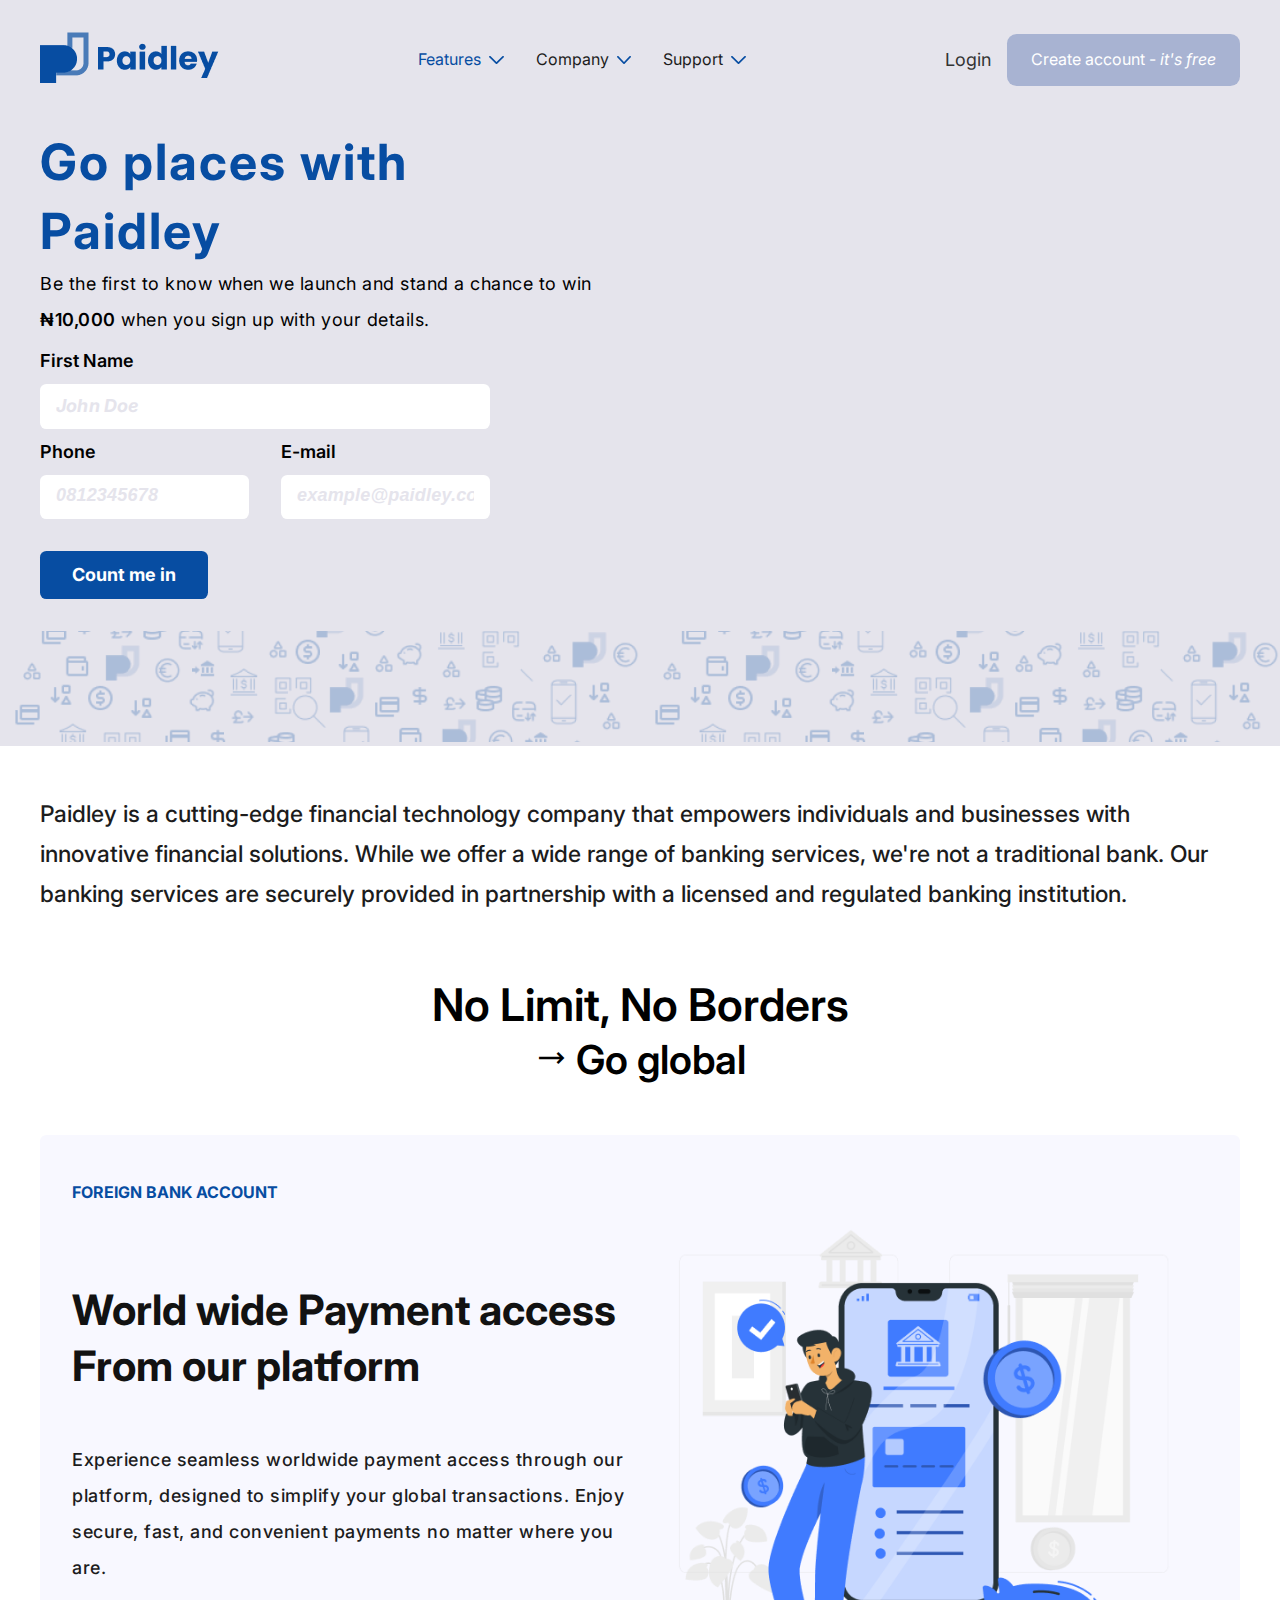
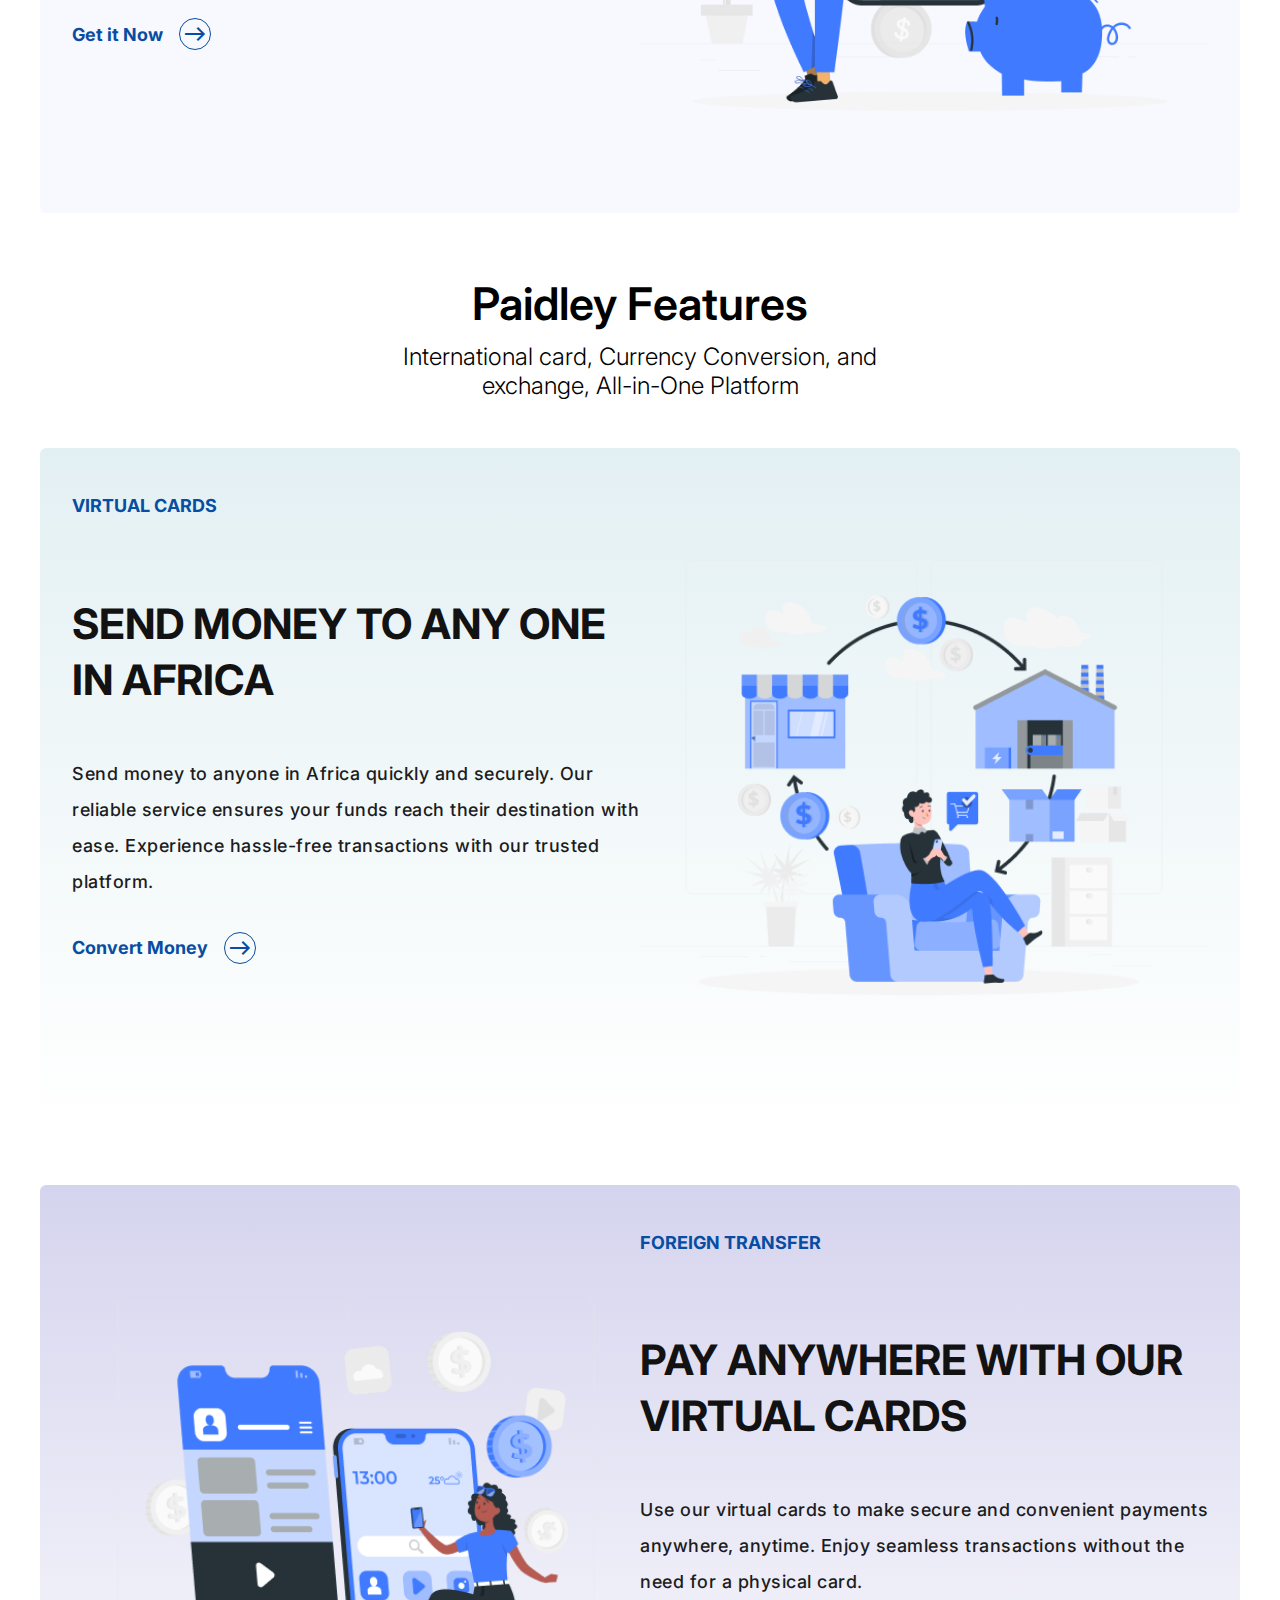
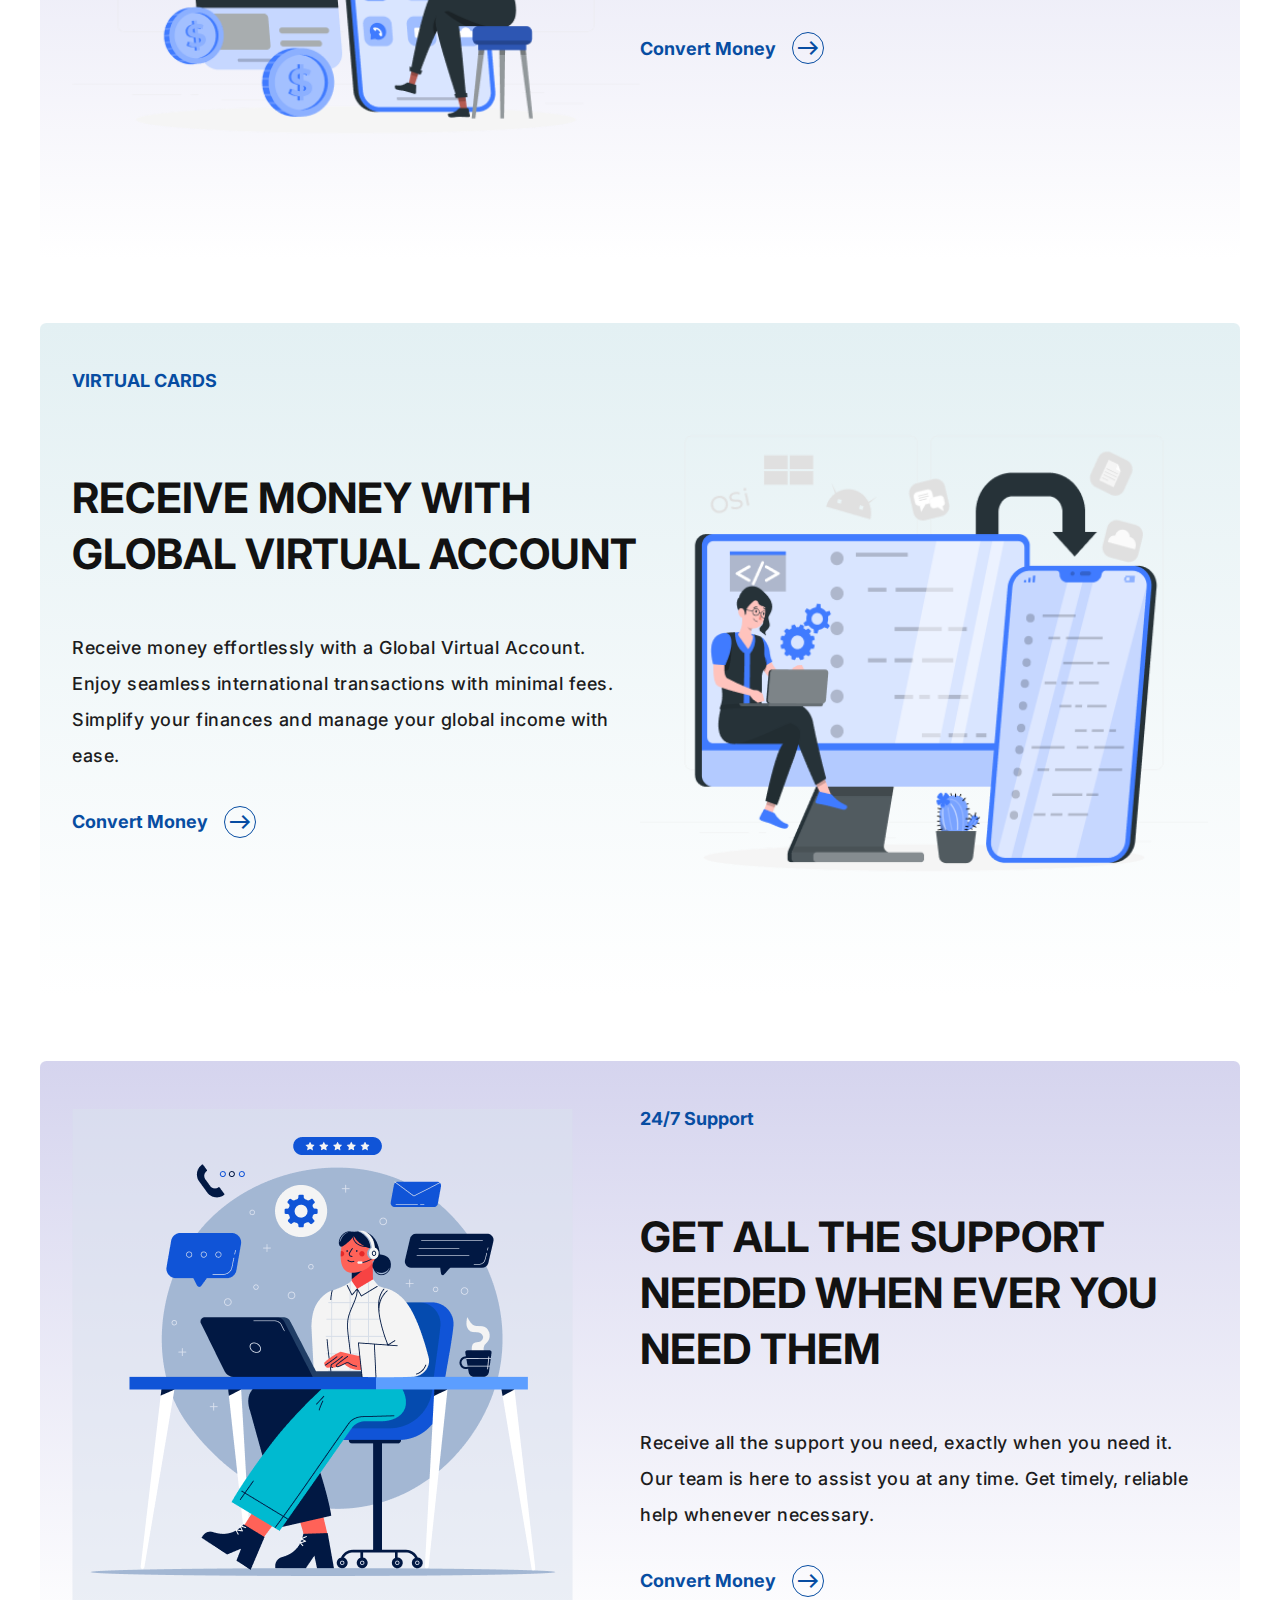
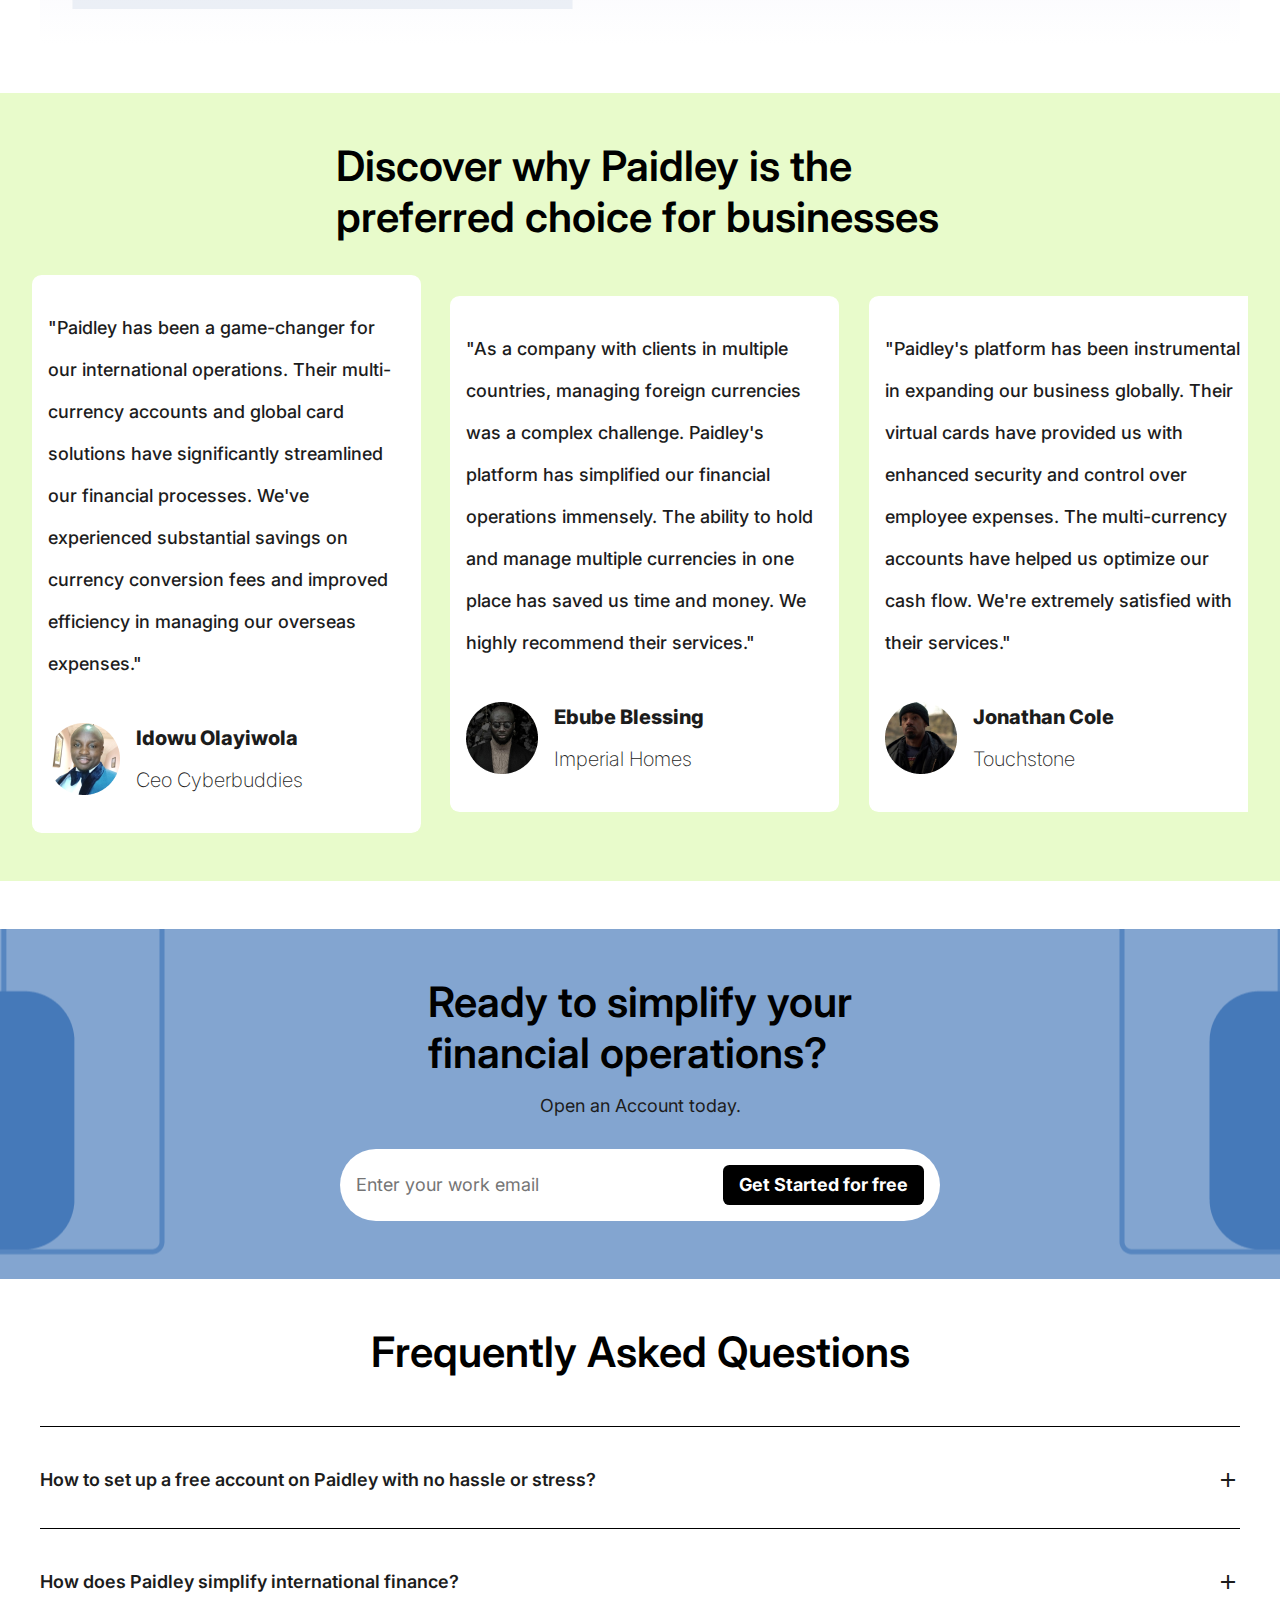
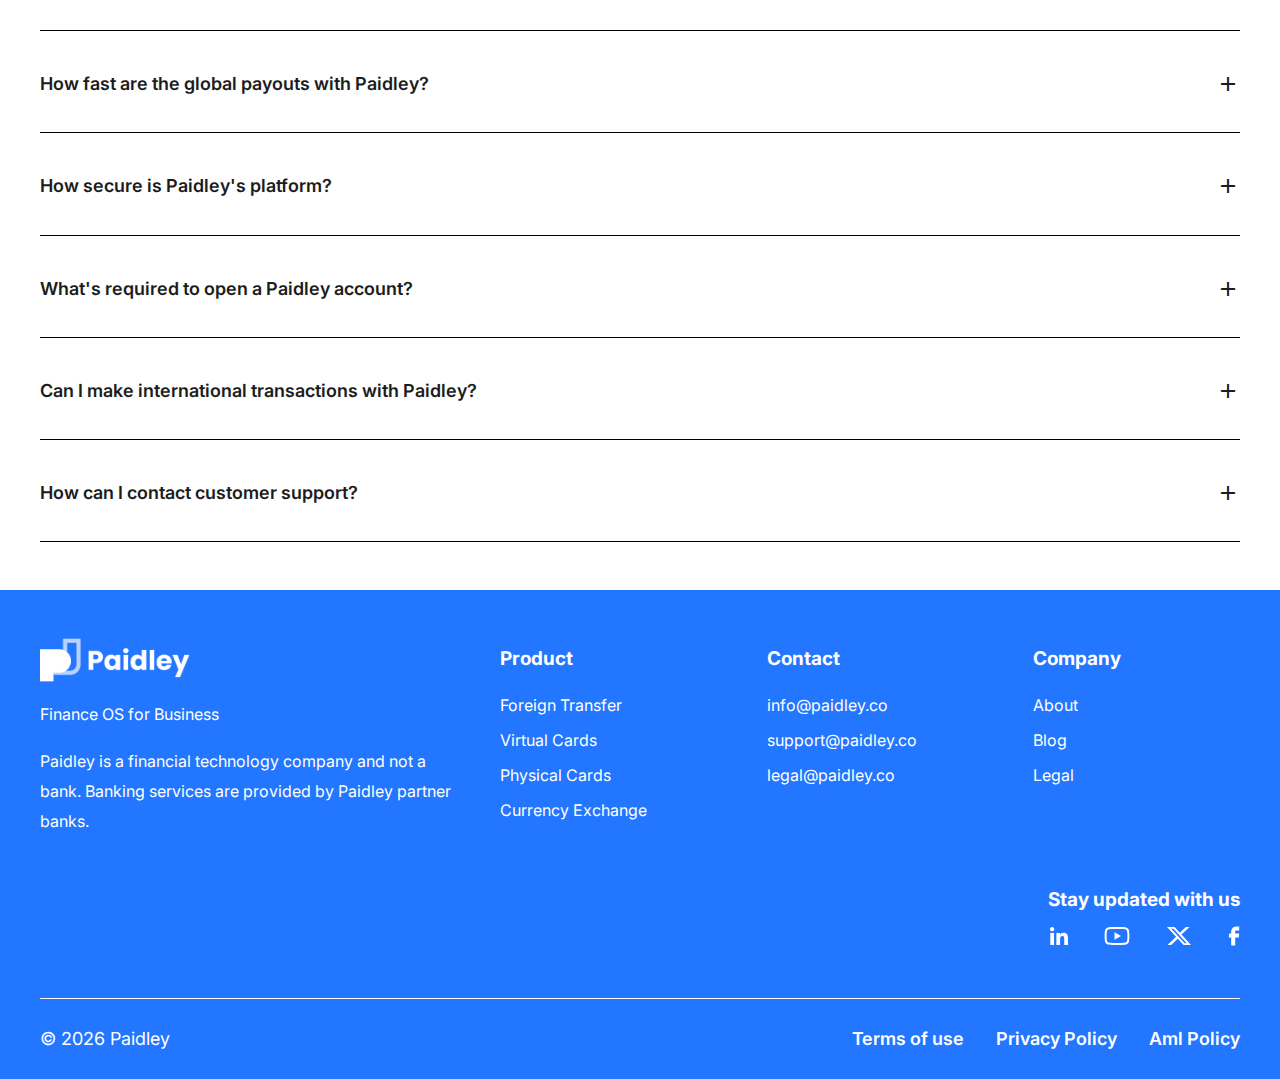
<file: index.html>
<!DOCTYPE html>
<html lang="en">
<head>
    <meta charset="UTF-8">
    <meta name="viewport" content="width=device-width, initial-scale=1.0">
    <title>Paidley</title>

    <!-- favicon -->
    <link rel="shortcut icon" href="assets/images/Favicon.png" type="image/png">

    <!-- css stylesheet -->
    <link rel="stylesheet" href="assets/css/styles.css">

    <!-- <link rel="stylesheet" href="https://cdn.jsdelivr.net/npm/swiper@11/swiper-bundle.min.css"/> -->

    <!-- swiper min css -->
    <link rel="stylesheet" href="https://cdn.jsdelivr.net/npm/swiper@10/swiper-bundle.min.css">


    <!-- google icons cdn -->
    <link rel="stylesheet" href="https://fonts.googleapis.com/css2?family=Material+Symbols+Outlined:opsz,wght,FILL,GRAD@20..48,100..700,0..1,-50..200" />
</head>
<body>

    <!-- NAVBAR SECTION -->
    <div class="navbar_container">
        <div class="navbar_main">
            <a href="index.html" class="navbar_logo">
                <img src="assets/images/paidleylogo.png" alt="paidley logo">
            </a>

            <div class="navbar_links">
                <a href="#">
                    <span class="a_links active">Features</span>
                    <img src="assets/svg/arrow-down.svg" alt="arrow 1">
                </a>

                <a href="#">
                    <span class="a_links">Company</span>
                    <img src="assets/svg/arrow-down.svg" alt="arrow 2">
                </a>

                <a href="#">
                    <span class="a_links">Support</span>
                    <img src="assets/svg/arrow-down.svg" alt="arrow 3">
                </a>
            </div>
            
            <div class="navbar_button">
                <a href="#">Login</a>
                <button type="button">Create account - <span>it's free</span></button>
            </div>

            <div class="hamburger_menu">
                <img class="menu_icon" src="assets/svg/menu.svg" alt="menu icon">
                <img class="close_icon" src="assets/svg/close.svg" alt="close icon">
            </div>

            <div class="mobile_navbar_container">

                <div class="mobile_navbar_links">
                    <div class="mobile_links_box">
                        <a href="#">
                            <span class="a_links active">Features</span>
                            <img src="assets/svg/arrow-down.svg" alt="mobile arrow 1">
                        </a>
        
                        <a href="#">
                            <span class="a_links">Company</span>
                            <img src="assets/svg/arrow-down.svg" alt="mobile arrow 2">
                        </a>
        
                        <a href="#">
                            <span class="a_links">Support</span>
                            <img src="assets/svg/arrow-down.svg" alt="mobile arrow 3">
                        </a>

                        <a href="#" class="mobile_login">Login</a>
                    </div>

                </div>

                <div class="mobile_navbar_button">
                    <button type="button">Create account - <span>it's free</span></button>
                </div>
            </div>
        </div>
    </div>

    <!-- GO SECTION -->
    <section class="go_container">
        <div class="go_main">
            <div class="go_left_side">
                <h1>Go places with</h1>
                <h1>Paidley</h1>

                <p class="p1">Be the first to know when we launch and stand a chance to win <span>₦10,000</span> when you sign up with your details.</p>

                <div class="form_container">
                    <form action="">
                        <div class="first_name_box">
                            <label>First Name</label>
                            <input type="text" placeholder="John Doe">
                        </div>

                        <div class="phone_email_box">
                            <div class="phone_box">
                                <label>Phone</label>
                                <input class="phone_number" type="number" placeholder="0812345678">
                            </div>

                            <div class="phone_box phone-email">
                                <label>E-mail</label>
                                <input type="email" placeholder="example@paidley.co">
                            </div>
                        </div>

                        <div class="go_botton">
                            <button>Count me in</button>
                        </div>
                    </form>
                </div>
            </div>

            <div class="go_right_side">
                <div class="go_right_box">
                    <iframe class="frame" src="https://www.youtube.com/embed/yPzR0vY7blc?si=d697AIEBMONc3dy7&autoplay=1&mute=1&rel=0" title="Paidley Video Ad" frameborder="0" allow="accelerometer; autoplay; clipboard-write; encrypted-media; gyroscope; picture-in-picture; web-share" referrerpolicy="strict-origin-when-cross-origin" allowfullscreen></iframe>
                    <!-- <iframe class="frame" src="https://www.youtube.com/embed/yPzR0vY7blc?si=d697AIEBMONc3dy7&autoplay=1&mute=1" title="Paidley Video Ad" frameborder="0" allow="accelerometer; autoplay; clipboard-write; encrypted-media; gyroscope; picture-in-picture; web-share" referrerpolicy="strict-origin-when-cross-origin" allowfullscreen></iframe> -->
                </div>
            </div>
            
        </div>

        <div class="bottom_image">
            <img src="assets/images/pattern2.png" alt="">
        </div>
    </section>

    <!-- PAIDLEY TEXT -->
    <div class="paid_add_text_box">
        <div class="paid">
            <h2>Paidley is a cutting-edge financial technology company that empowers individuals and businesses with innovative financial solutions. While we offer a wide range of banking services, we're not a traditional bank. Our banking services are securely provided in partnership with a licensed and regulated banking institution.</h2>
        </div>
    </div>

    <!-- FOREIGN BANK SECTION -->
    <div class="foreign_container">
        <div class="foreign_top_head">
            <h1>No Limit, No Borders</h1>
            <h2>
                <span class="material-symbols-outlined global_arrow">
                trending_flat
                </span>
                <span>Go global</span>
            </h2>
        </div>
        <div class="foreign_main">
            <div class="foreign_left">
                <h3>FOREIGN BANK ACCOUNT</h3>

                <div class="foreign_left_content">
                    <h1>World wide Payment access From our platform</h1>
                    <p class="p1">Experience seamless worldwide payment access through our platform, designed to simplify your global transactions. Enjoy secure, fast, and convenient payments no matter where you are.</p>
                    <div class="get_it_link">
                        <a href="#">
                            <p>Get it Now</p>
                            <span class="material-symbols-outlined">
                                east
                            </span>
                        </a>
                    </div>
                </div>
            </div>

            <div class="foreign_right">
                <img src="assets/images/foreign.png" alt="foreign bank">
            </div>
        </div>
    </div>

    <!-- VIRTUAL CARDS -->
    <div class="virtual_container">
        <div class="virtual_top_head">
            <h1>Paidley Features</h1>
            <p>International card, Currency Conversion, and exchange, All-in-One Platform</p>
        </div>

        <div class="virtual_main">
            <div class="virtual_left">
                <h3>VIRTUAL CARDS</h3>

                <div class="virtual_content">
                    <h1>SEND MONEY TO ANY ONE IN AFRICA</h1>
                    <p class="p1">Send money to anyone in Africa quickly and securely. Our reliable service ensures your funds reach their destination with ease. Experience hassle-free transactions with our trusted platform.</p>
                    <div class="convert_it_link">
                        <a href="#">
                            <p>Convert Money</p>
                            <span class="material-symbols-outlined">
                                east
                            </span>
                        </a>
                    </div>
                </div>
            </div>

            <div class="virtual_right">
                <img src="assets/images/img5.png" alt="">
            </div>
        </div>
    </div>

    <!-- PAY ANYWHERE SECTION -->
    <div class="pay_container">
        <div class="pay_main">
            <div class="pay_left">
                <img src="assets/images/img6.png" alt="receive money">
            </div>

            <div class="pay_right">
                <h3>FOREIGN TRANSFER</h3>

                <div class="pay_content">
                    <h1>PAY ANYWHERE WITH OUR VIRTUAL CARDS</h1>
                    <p class="p1">Use our virtual cards to make secure and convenient payments anywhere, anytime. Enjoy seamless transactions without the need for a physical card.</p>
                    <div class="convert_it_link">
                        <a href="#">
                            <p>Convert Money</p>
                            <span class="material-symbols-outlined">
                                east
                            </span>
                        </a>
                    </div>
                </div>
            </div>

        </div>
    </div>

    <!-- RECEIVE MONEY SECTION -->
    <div class="receieve_container">
        <div class="receieve_main">
            <div class="receieve_left">
                <h3>VIRTUAL CARDS</h3>

                <div class="receieve_content">
                    <h1>RECEIVE MONEY WITH GLOBAL VIRTUAL ACCOUNT</h1>
                    <p class="p1">Receive money effortlessly with a Global Virtual Account. Enjoy seamless international transactions with minimal fees. Simplify your finances and manage your global income with ease.</p>
                    <div class="convert_it_link">
                        <a href="#">
                            <p>Convert Money</p>
                            <span class="material-symbols-outlined">
                                east
                            </span>
                        </a>
                    </div>
                </div>
            </div>

            <div class="receieve_right">
                <img src="assets/images/img7.png" alt="receive money">
            </div>
        </div>
    </div>

    <!-- SUPPORT SECTION -->
    <div class="support_container">
        <div class="support_main">
            <div class="support_left">
                <img src="assets/images/img2.png" alt="support">
            </div>

            <div class="support_right">
                <h3>24/7 Support</h3>

                <div class="support_content">
                    <h1>GET ALL THE SUPPORT NEEDED WHEN EVER YOU NEED THEM</h1>
                    <p class="p1">Receive all the support you need, exactly when you need it. Our team is here to assist you at any time. Get timely, reliable help whenever necessary.</p>
                    <div class="convert_it_link">
                        <a href="#">
                            <p>Convert Money</p>
                            <span class="material-symbols-outlined">
                                east
                            </span>
                        </a>
                    </div>
                </div>
            </div>

        </div>
    </div> 

    <!-- TESTIMONIAL SECTION -->
    <div class="testimonial_container">
        <div class="testimonial_main">
                <div class="testimonial_top">
                    <h1>Discover why Paidley is the preferred choice for businesses</h1>
                </div>

            <div class="testimonial_content swiper">
                <div class="testimonial_wrapper">
                    <div class="testimonial_card_box swiper-wrapper">
                      

                        <div class="swiper-slide">
                            <div class="testimonial_card">
                                <p class="p1">"Paidley has been a game-changer for our international operations. Their multi-currency accounts and global card solutions have significantly streamlined our financial processes. We've experienced substantial savings on currency conversion fees and improved efficiency in managing our overseas expenses."</p>
    
                                <div class="testimonial_img_box">
                                    <img src="assets/images/cardimg1.png" alt="card 1">
                                    <div class="testimonial_text_box">
                                        <h4>Idowu Olayiwola</h4>
                                        <p>Ceo Cyberbuddies</p>
                                    </div>
                                </div>
                            </div>
                        </div>

                        <div class="swiper-slide">
                            <div class="testimonial_card">
                                <p class="p1">"As a company with clients in multiple countries, managing foreign currencies was a complex challenge. Paidley's platform has simplified our financial operations immensely. The ability to hold and manage multiple currencies in one place has saved us time and money. We highly recommend their services."</p>
    
                                <div class="testimonial_img_box">
                                    <img src="assets/images/cardimg2.png" alt="card 2">
                                    <div class="testimonial_text_box">
                                        <h4>Ebube Blessing</h4>
                                        <p>Imperial Homes   </p>
                                    </div>
                                </div>
                            </div>
                        </div>

                        <div class="swiper-slide">
                            <div class="testimonial_card">
                                <p class="p1">"Paidley's platform has been instrumental in expanding our business globally. Their virtual cards have provided us with enhanced security and control over employee expenses. The multi-currency accounts have helped us optimize our cash flow. We're extremely satisfied with their services."</p>
    
                                <div class="testimonial_img_box">
                                    <img src="assets/images/cardimg3.png" alt="card 3">
                                    <div class="testimonial_text_box">
                                        <h4>Jonathan Cole</h4>
                                        <p>Touchstone</p>
                                    </div>
                                </div>
                            </div>
                        </div>

                        <!-- <div class="swiper-slide">
                            <div class="testimonial_card">
                                <p class="p1">"As a company with clients in multiple countries, managing foreign currencies was a complex challenge. Paidley's platform has simplified our financial operations immensely. The ability to hold and manage multiple currencies in one place has saved us time and money. We highly recommend their services."</p>
    
                                <div class="testimonial_img_box">
                                    <img src="assets/images/cardimg3.png" alt="card 3">
                                    <div class="testimonial_text_box">
                                        <h4>Ebube Blessing</h4>
                                        <p>Imperial Homes   </p>
                                    </div>
                                </div>
                            </div>
                        </div>
                        
                        <div class="swiper-slide">
                            <div class="testimonial_card">
                                <p class="p1">"Paidley's platform has been instrumental in expanding our business globally. Their virtual cards have provided us with enhanced security and control over employee expenses. The multi-currency accounts have helped us optimize our cash flow. We're extremely satisfied with their services."</p>
    
                                <div class="testimonial_img_box">
                                    <img src="assets/images/cardimg1.png" alt="card 1">
                                    <div class="testimonial_text_box">
                                        <h4>Jonathan Cole</h4>
                                        <p>Touchstone</p>
                                    </div>
                                </div>
                            </div>
                        </div>

                        <div class="swiper-slide">
                            <div class="testimonial_card">
                                <p class="p1">"Paidley has been a game-changer for our international operations. Their multi-currency accounts and global card solutions have significantly streamlined our financial processes. We've experienced substantial savings on currency conversion fees and improved efficiency in managing our overseas expenses."</p>
    
                                <div class="testimonial_img_box">
                                    <img src="assets/images/cardimg2.png" alt="card 2">
                                    <div class="testimonial_text_box">
                                        <h4>Femi Akinwande</h4>
                                        <p>Guniea Insurance</p>
                                    </div>
                                </div>
                            </div>
                        </div> -->

                    </div>

                    

                    <!-- Add Pagination -->
                    <div class="swiper-pagination"></div>
                </div>

            </div>
        </div>
    </div>

    <!--READY TO SIMPLIFY  -->
    <div class="ready_container">
        <div class="ready_main">
            <div class="ready_box">
                <h1>Ready to simplify your</h1>
                <h1>financial operations?</h1>
                <p>Open an Account today.</p>
            </div>

            <div class="ready_input_box">
                <input type="text" placeholder="Enter your work email">
                <button type="button">Get Started for free</button>
            </div>
        </div>
    </div>

    <!-- FAQ SECTION -->
    <div class="faq_container">
        <div class="faq_main">
            <div class="faq_top">
                <h1>Frequently Asked Questions</h1>
            </div>

            <div class="faq_content_box">
                <div class="faq_box">
                    <div class="faq_question">
                        <h4>How to set up a free account on Paidley with no  hassle or stress?</h4>
                        <span class="material-symbols-outlined add_btn">add</span>
                        <span class="material-symbols-outlined minus_btn">remove</span>
                    </div>

                    <div class="faq_answer">
                        <p>Our return policy allows for returns within 30 days of purchase. Items must be in original condition.</p>
                    </div>
                </div>

                <div class="faq_box">
                    <div class="faq_question">
                        <h4>How does Paidley simplify international finance?</h4>
                        <span class="material-symbols-outlined add_btn">add</span>
                        <span class="material-symbols-outlined minus_btn">remove</span>
                    </div>

                    <div class="faq_answer">
                        <p>You can track your order using the tracking number provided in  the confirmation email.</p>
                    </div>
                </div>

                <div class="faq_box">
                    <div class="faq_question">
                        <h4>How fast are the global payouts with Paidley?</h4>
                        <span class="material-symbols-outlined add_btn">add</span>
                        <span class="material-symbols-outlined minus_btn">remove</span>
                    </div>

                    <div class="faq_answer">
                        <p>Our payouts are processed within 24 hours.</p>
                    </div>
                </div>

                <div class="faq_box">
                    <div class="faq_question">
                        <h4>How secure is Paidley's platform?</h4>
                        <span class="material-symbols-outlined add_btn">add</span>
                        <span class="material-symbols-outlined minus_btn">remove</span>
                    </div>

                    <div class="faq_answer">
                        <p>Paidley uses advanced encryption and secure protocols to protect your data.</p>
                    </div>
                </div>

                <div class="faq_box">
                    <div class="faq_question">
                        <h4>What's required to open a Paidley account?</h4>
                        <span class="material-symbols-outlined add_btn">add</span>
                        <span class="material-symbols-outlined minus_btn">remove</span>
                    </div>

                    <div class="faq_answer">
                        <p>A valid email address and some basic personal information are required.</p>
                    </div>
                </div>

                <div class="faq_box">
                    <div class="faq_question">
                        <h4>Can I make international transactions with Paidley?</h4>
                        <span class="material-symbols-outlined add_btn">add</span>
                        <span class="material-symbols-outlined minus_btn">remove</span>
                    </div>

                    <div class="faq_answer">
                        <p>Yes, you can make international transactions with ease using Paidley.</p>
                    </div>
                </div>

                <div class="faq_box">
                    <div class="faq_question">
                        <h4>How can I contact customer support?</h4>
                        <span class="material-symbols-outlined add_btn">add</span>
                        <span class="material-symbols-outlined minus_btn">remove</span>
                    </div>

                    <div class="faq_answer">
                        <p>Contact customer support via email or our live chat on the website.</p>
                    </div>
                </div>

            </div>
        </div>
    </div>

    <!-- FOOTER SECTION -->
    <footer class="footer">
        <div class="footer_top">
            <div class="footer_left_column">
                <img class="logo-img" src="assets/images/logo1.png" alt="Paidley Logo" />
                <p class="footer_p1">Finance OS for Business</p>
                <p class="footer_p2">Paidley is a financial technology company and not a bank. Banking services are provided by Paidley partner banks.</p>
            </div>

            <div class="footer_right_column">
                <div class="footer_menu">
                    <h5>Product</h5>
                    <ul>
                        <li><a href="mailto:info@paidley.co">Foreign Transfer</a></li>
                        <li><a href="mailto:support@paidley.co">Virtual Cards</a></li>
                        <li><a href="mailto:legal@paidley.co">Physical Cards</a></li>
                        <li><a href="mailto:legal@paidley.co">Currency Exchange</a></li>
                    </ul>
                </div>

                <div class="footer_menu">
                    <h5>Contact</h5>
                    <ul>
                        <li><a href="mailto:info@paidley.co">info@paidley.co</a></li>
                        <li><a href="mailto:support@paidley.co">support@paidley.co</a></li>
                        <li><a href="mailto:legal@paidley.co">legal@paidley.co</a></li>
                    </ul>
                </div>

                <!-- <div class="footer_menu">
                    <h5>Address</h5>
                    <ul>
                        <li><a href="mailto:info@paidley.co">London, UK</a></li>
                    </ul>
                </div> -->

                <div class="footer_menu">
                    <h5>Company</h5>
                    <ul>
                        <li><a href="mailto:info@paidley.co">About</a></li>
                        <li><a href="mailto:support@paidley.co">Blog</a></li>
                        <li><a href="mailto:legal@paidley.co">Legal</a></li>
                    </ul>
                </div>
            </div>
        </div>

        <div class="footer_icons">
            <p>Stay updated with us</p>
            <div class="footer_icon_box">
                <a href=" https://www.linkedin.com/posts/paidleyhq_dropshipping-ecommercetips-financialmanagement-activity-7236300236623671296-ESux" target="_blank" class="social-icon">
                    <svg width="18" height="18" viewBox="0 0 18 18" fill="none" xmlns="http://www.w3.org/2000/svg">
                        <path d="M2.16 4.33563C3.36 4.33563 4.32 3.36063 4.32 2.17563C4.32 0.990625 3.345 0.015625 2.16 0.015625C0.975 0.015625 0 0.990625 0 2.17563C0 3.36063 0.975 4.33563 2.16 4.33563ZM6.375 5.97063V18.0006H10.095V12.0606C10.095 10.4856 10.395 8.97063 12.33 8.97063C14.265 8.97063 14.265 10.7706 14.265 12.1506V18.0006H18V11.4006C18 8.16063 17.31 5.67063 13.53 5.67063C11.715 5.67063 10.5 6.66063 10.005 7.60563H9.96V5.95563H6.39L6.375 5.97063ZM0.3 5.97063H4.035V18.0006H0.3V5.97063Z" fill="white"/>
                    </svg>
                    <!-- <svg width="18" height="21" viewBox="0 0 18 21" fill="none" xmlns="http://www.w3.org/2000/svg">
                        <path d="M15 0C15.7956 0 16.5587 0.316071 17.1213 0.87868C17.6839 1.44129 18 2.20435 18 3V15C18 15.7956 17.6839 16.5587 17.1213 17.1213C16.5587 17.6839 15.7956 18 15 18H3C2.20435 18 1.44129 17.6839 0.87868 17.1213C0.316071 16.5587 0 15.7956 0 15V3C0 2.20435 0.316071 1.44129 0.87868 0.87868C1.44129 0.316071 2.20435 0 3 0H15ZM15 2H3C2.73478 2 2.48043 2.10536 2.29289 2.29289C2.10536 2.48043 2 2.73478 2 3V15C2 15.2652 2.10536 15.5196 2.29289 15.7071C2.48043 15.8946 2.73478 16 3 16H15C15.2652 16 15.5196 15.8946 15.7071 15.7071C15.8946 15.5196 16 15.2652 16 15V3C16 2.73478 15.8946 2.48043 15.7071 2.29289C15.5196 2.10536 15.2652 2 15 2ZM5 7C5.24493 7.00003 5.48134 7.08996 5.66437 7.25272C5.84741 7.41547 5.96434 7.63975 5.993 7.883L6 8V13C5.99972 13.2549 5.90212 13.5 5.72715 13.6854C5.55218 13.8707 5.31305 13.9822 5.05861 13.9972C4.80416 14.0121 4.55362 13.9293 4.35817 13.7657C4.16271 13.6021 4.0371 13.3701 4.007 13.117L4 13V8C4 7.73478 4.10536 7.48043 4.29289 7.29289C4.48043 7.10536 4.73478 7 5 7ZM8 6C8.23419 5.99996 8.46097 6.08213 8.6408 6.23216C8.82062 6.3822 8.94208 6.59059 8.984 6.821C9.18542 6.70468 9.39344 6.60017 9.607 6.508C10.274 6.223 11.273 6.066 12.175 6.349C12.648 6.499 13.123 6.779 13.475 7.256C13.79 7.681 13.96 8.198 13.994 8.779L14 9V13C13.9997 13.2549 13.9021 13.5 13.7272 13.6854C13.5522 13.8707 13.313 13.9822 13.0586 13.9972C12.8042 14.0121 12.5536 13.9293 12.3582 13.7657C12.1627 13.6021 12.0371 13.3701 12.007 13.117L12 13V9C12 8.67 11.92 8.516 11.868 8.445C11.7933 8.35226 11.6904 8.28629 11.575 8.257C11.227 8.147 10.726 8.205 10.393 8.347C9.893 8.561 9.435 8.897 9.123 9.208L9 9.34V13C8.99972 13.2549 8.90212 13.5 8.72715 13.6854C8.55218 13.8707 8.31305 13.9822 8.05861 13.9972C7.80416 14.0121 7.55362 13.9293 7.35817 13.7657C7.16271 13.6021 7.0371 13.3701 7.007 13.117L7 13V7C7 6.73478 7.10536 6.48043 7.29289 6.29289C7.48043 6.10536 7.73478 6 8 6ZM5 4C5.26522 4 5.51957 4.10536 5.70711 4.29289C5.89464 4.48043 6 4.73478 6 5C6 5.26522 5.89464 5.51957 5.70711 5.70711C5.51957 5.89464 5.26522 6 5 6C4.73478 6 4.48043 5.89464 4.29289 5.70711C4.10536 5.51957 4 5.26522 4 5C4 4.73478 4.10536 4.48043 4.29289 4.29289C4.48043 4.10536 4.73478 4 5 4Z" fill="white"/>
                    </svg> -->
                        
                </a>
                <a href="https://www.youtube.com/@Paid_ley" class="social-icon" target="_blank">
                    <!-- <svg width="22" height="20" viewBox="0 0 22 20" fill="none" xmlns="http://www.w3.org/2000/svg">
                        <path d="M16 1H6C3.23858 1 1 3.01472 1 5.5V14.5C1 16.9853 3.23858 19 6 19H16C18.7614 19 21 16.9853 21 14.5V5.5C21 3.01472 18.7614 1 16 1Z" stroke="white" stroke-width="2" stroke-linecap="round" stroke-linejoin="round"/>
                        <path d="M14.9997 9.43132C15.1231 10.1803 14.981 10.9453 14.5935 11.6174C14.206 12.2896 13.5929 12.8346 12.8413 13.175C12.0898 13.5155 11.2382 13.634 10.4075 13.5137C9.57683 13.3934 8.80947 13.0404 8.21455 12.505C7.61962 11.9695 7.22744 11.2789 7.09377 10.5313C6.96011 9.78372 7.09177 9.01722 7.47003 8.34085C7.84829 7.66449 8.45389 7.11268 9.20069 6.76394C9.94749 6.41519 10.7975 6.28725 11.6297 6.39832C12.4786 6.51161 13.2646 6.86764 13.8714 7.41379C14.4782 7.95995 14.8738 8.66729 14.9997 9.43132Z" stroke="white" stroke-width="2" stroke-linecap="round" stroke-linejoin="round"/>
                        <path d="M16.5 5.05078H16.51" stroke="white" stroke-width="2" stroke-linecap="round" stroke-linejoin="round"/>
                    </svg>  -->
                    <svg width="26" height="18" viewBox="0 0 26 18" fill="none" xmlns="http://www.w3.org/2000/svg">
                        <path d="M25.4098 8.92244C25.4098 8.8615 25.4098 8.79224 25.407 8.71191C25.4042 8.48753 25.3987 8.23546 25.3932 7.96676C25.371 7.19391 25.3322 6.42382 25.2713 5.69806C25.1882 4.69806 25.0663 3.86427 24.9001 3.23823C24.7247 2.5849 24.3809 1.98905 23.9031 1.51024C23.4252 1.03142 22.8301 0.686416 22.1771 0.509695C21.3932 0.299169 19.8585 0.168975 17.6979 0.0886426C16.6702 0.0498614 15.5705 0.0249306 14.4707 0.0110802C14.0857 0.00554 13.7283 0.00277008 13.407 0H12.5926C12.2713 0.00277008 11.9139 0.00554 11.5289 0.0110802C10.4292 0.0249306 9.32945 0.0498614 8.30175 0.0886426C6.14109 0.171745 4.60369 0.301939 3.82253 0.509695C3.16935 0.685982 2.57397 1.03085 2.09606 1.50973C1.61815 1.98861 1.2745 2.58469 1.09954 3.23823C0.930564 3.86427 0.81145 4.69806 0.728348 5.69806C0.667406 6.42382 0.628625 7.19391 0.606464 7.96676C0.598154 8.23546 0.595384 8.48753 0.592614 8.71191C0.592614 8.79224 0.589844 8.8615 0.589844 8.92244V9.07756C0.589844 9.1385 0.589844 9.20776 0.592614 9.28809C0.595384 9.51246 0.600924 9.76454 0.606464 10.0332C0.628625 10.8061 0.667406 11.5762 0.728348 12.3019C0.81145 13.3019 0.933334 14.1357 1.09954 14.7618C1.45411 16.0886 2.49566 17.1357 3.82253 17.4903C4.60369 17.7008 6.14109 17.831 8.30175 17.9114C9.32945 17.9501 10.4292 17.9751 11.5289 17.9889C11.9139 17.9945 12.2713 17.9972 12.5926 18H13.407C13.7283 17.9972 14.0857 17.9945 14.4707 17.9889C15.5705 17.9751 16.6702 17.9501 17.6979 17.9114C19.8585 17.8283 21.3959 17.6981 22.1771 17.4903C23.504 17.1357 24.5455 16.0914 24.9001 14.7618C25.0691 14.1357 25.1882 13.3019 25.2713 12.3019C25.3322 11.5762 25.371 10.8061 25.3932 10.0332C25.4015 9.76454 25.4042 9.51246 25.407 9.28809C25.407 9.20776 25.4098 9.1385 25.4098 9.07756V8.92244ZM23.4153 9.06648C23.4153 9.12465 23.4153 9.18836 23.4126 9.26316C23.4098 9.47922 23.4042 9.71745 23.3987 9.97507C23.3793 10.7119 23.3405 11.4488 23.2824 12.133C23.2076 13.0249 23.1023 13.7562 22.9721 14.2465C22.8004 14.8864 22.2962 15.3934 21.6591 15.5623C21.0774 15.7175 19.612 15.8421 17.6203 15.9169C16.612 15.9557 15.5261 15.9806 14.443 15.9945C14.0635 16 13.7117 16.0028 13.3959 16.0028H12.6037L11.5566 15.9945C10.4735 15.9806 9.3904 15.9557 8.37932 15.9169C6.38763 15.8393 4.91948 15.7175 4.34054 15.5623C3.70342 15.3906 3.19926 14.8864 3.02752 14.2465C2.89732 13.7562 2.79206 13.0249 2.71727 12.133C2.6591 11.4488 2.62308 10.7119 2.60092 9.97507C2.59261 9.71745 2.58984 9.47645 2.58707 9.26316C2.58707 9.18836 2.5843 9.12188 2.5843 9.06648V8.93352C2.5843 8.87535 2.5843 8.81163 2.58707 8.73684C2.58984 8.52077 2.59538 8.28255 2.60092 8.02493C2.62031 7.28809 2.6591 6.55125 2.71727 5.86703C2.79206 4.97507 2.89732 4.24377 3.02752 3.75346C3.19926 3.11357 3.70342 2.60665 4.34054 2.43767C4.92225 2.28255 6.38763 2.15789 8.37932 2.0831C9.38763 2.04432 10.4735 2.01939 11.5566 2.00554C11.9361 2 12.2879 1.99723 12.6037 1.99723H13.3959L14.443 2.00554C15.5261 2.01939 16.6092 2.04432 17.6203 2.0831C19.612 2.16066 21.0801 2.28255 21.6591 2.43767C22.2962 2.60942 22.8004 3.11357 22.9721 3.75346C23.1023 4.24377 23.2076 4.97507 23.2824 5.86703C23.3405 6.55125 23.3765 7.28809 23.3987 8.02493C23.407 8.28255 23.4098 8.52354 23.4126 8.73684C23.4126 8.81163 23.4153 8.87812 23.4153 8.93352V9.06648ZM10.5344 12.7119L16.961 8.9723L10.5344 5.28809V12.7119Z" fill="white"/>
                    </svg>                        
                </a>
                <a href="https://twitter.com/Paid_ley" target="_blank" class="social-icon"><svg width="24" height="20" viewBox="0 0 24 20" fill="none" xmlns="http://www.w3.org/2000/svg">
                    <path d="M18.901 0.960938H22.581L14.541 8.61927L24 19.0384H16.594L10.794 12.7184L4.156 19.0384H0.474L9.074 10.8468L0 0.961771H7.594L12.837 6.73844L18.901 0.960938ZM17.61 17.2034H19.649L6.486 2.7001H4.298L17.61 17.2034Z" fill="white"/>
                    </svg>
                </a>
                <a href="https://www.facebook.com/Paidley.co?_rdr" target="_blank" class="social-icon"><svg width="12" height="20" viewBox="0 0 12 20" fill="none" xmlns="http://www.w3.org/2000/svg">
                    <path d="M3.19873 19.5H7.19873V11.49H10.8027L11.1987 7.51H7.19873V5.5C7.19873 5.23478 7.30409 4.98043 7.49163 4.79289C7.67916 4.60536 7.93352 4.5 8.19873 4.5H11.1987V0.5H8.19873C6.87265 0.5 5.60088 1.02678 4.6632 1.96447C3.72552 2.90215 3.19873 4.17392 3.19873 5.5V7.51H1.19873L0.802734 11.49H3.19873V19.5Z" fill="white"/>
                    </svg>
                </a>
            </div>
          
        </div>

        <div class="footer_bottom">
            <div class="footer_bottom_left">
                <p>&copy; <span id="year"></span> Paidley</p>
            </div>
            <div class="footer_bottom_right">
                <a href="#">Terms of use</a>
                <a href="privacy-policy.html" target="_blank">Privacy Policy</a>
                <a href="aml-privacy.html" target="_blank">Aml Policy</a>
            </div>
        </div>
    </footer>


    <!-- JAVASCRIPT -->
    <script src="index.js"></script>

    <!-- SWIPER JS CDN -->
    <!-- <script src="https://cdn.jsdelivr.net/npm/swiper@11/swiper-bundle.min.js"></script> -->
    
    <script src="https://cdn.jsdelivr.net/npm/swiper@10/swiper-bundle.min.js"></script>



    <script>
        new Swiper('.testimonial_wrapper', {
          loop: true,
          spaceBetween: 25,
          pagination: {
            el: '.swiper-pagination',
            clickable: true,
            // dynamicBullets: true,
          },
          breakpoints: {
                0: {
                    slidesPerView: 1
                },
                620: {
                    slidesPerView: 2
                },
                1240: {
                    slidesPerView: 3
                },
            }
        });
    </script>

</body>
</html>
</file>
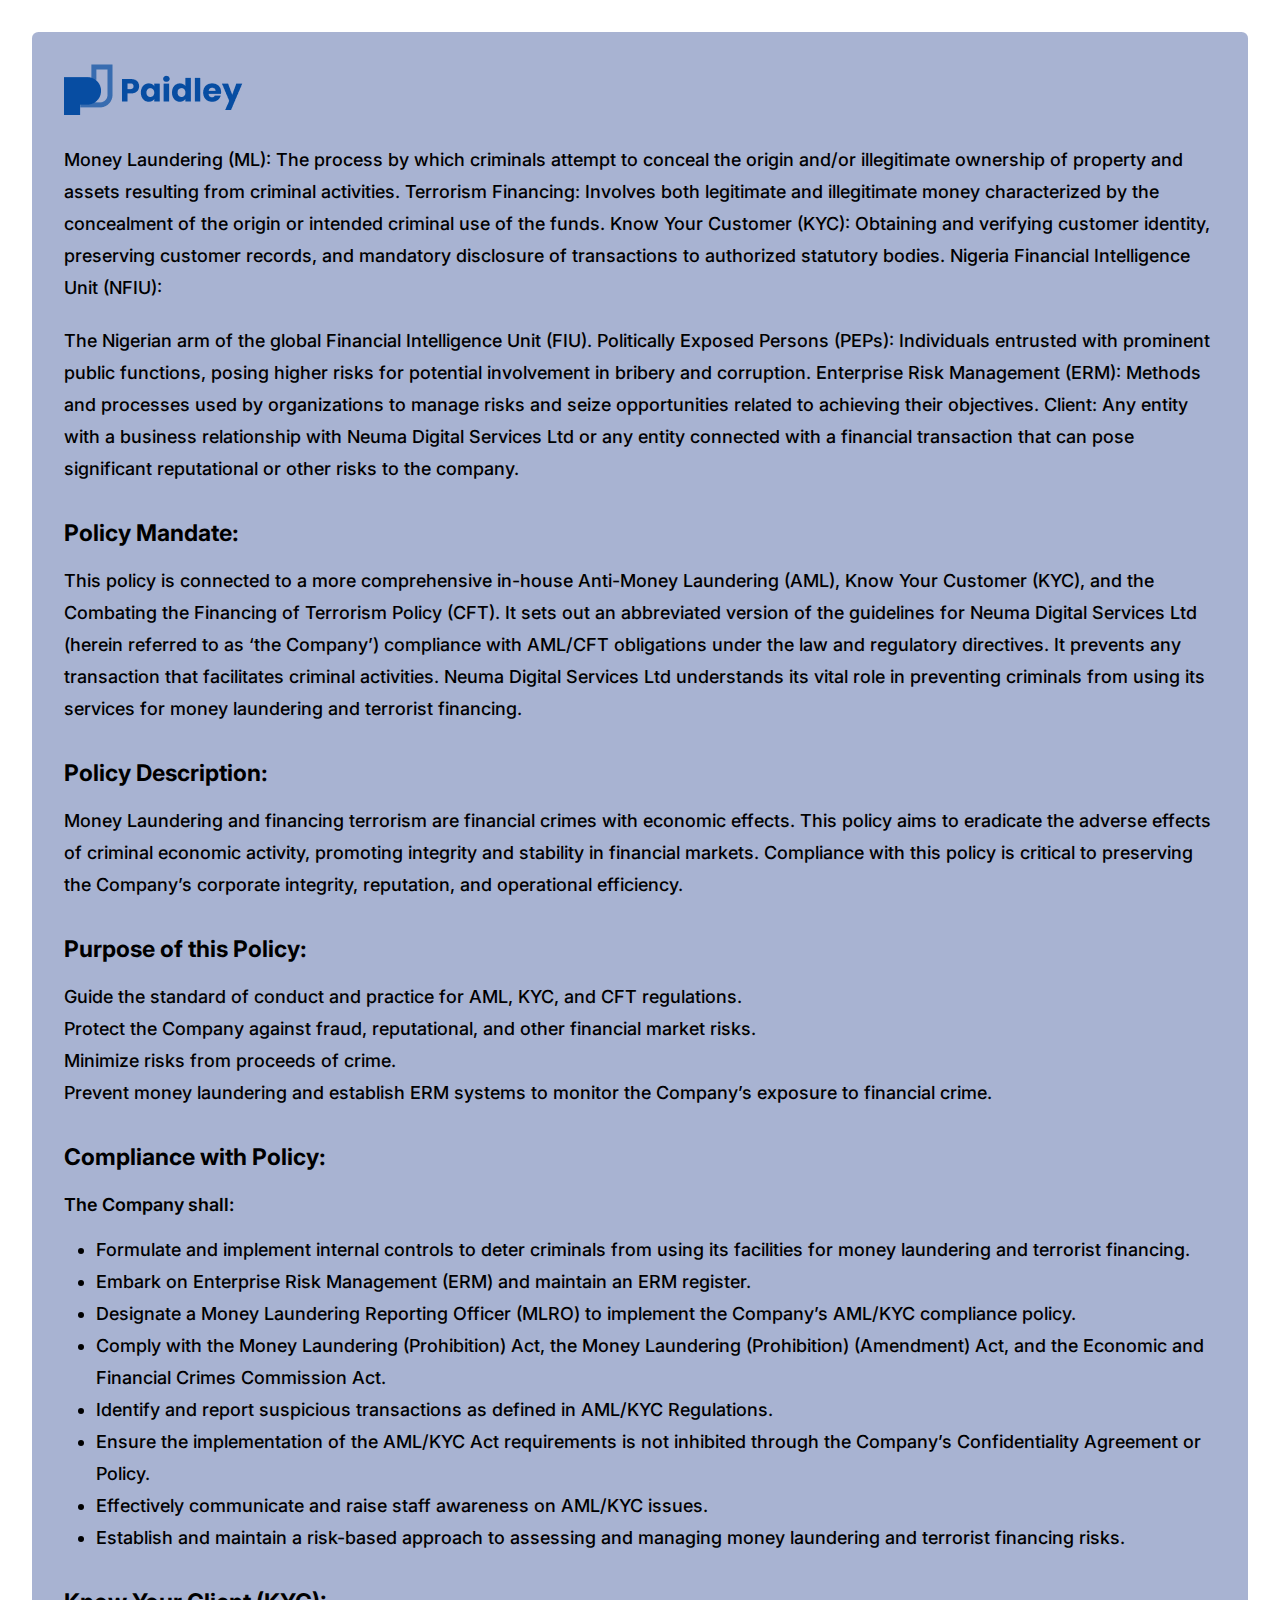
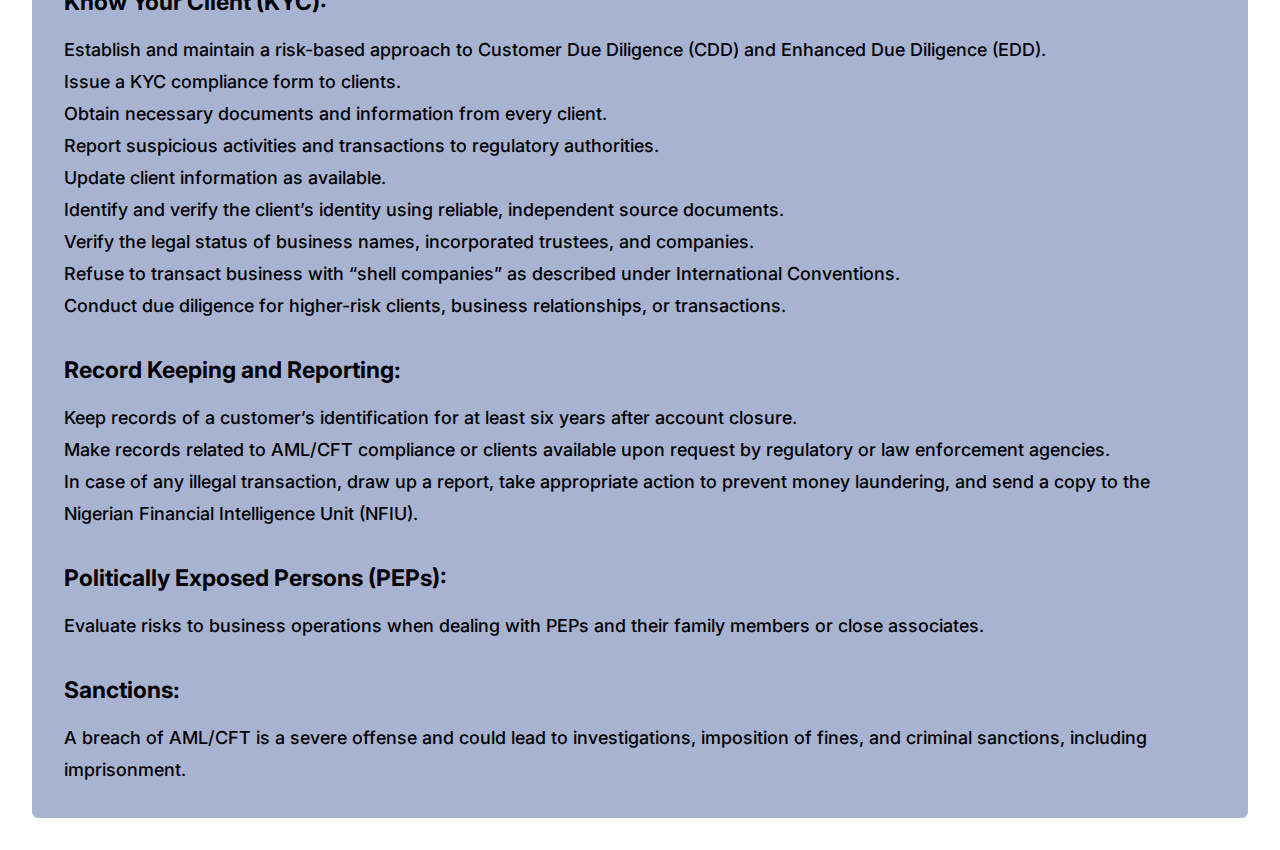
<file: aml-privacy.html>
<!DOCTYPE html>
<html lang="en">
<head>
    <meta charset="UTF-8">
    <meta name="viewport" content="width=device-width, initial-scale=1.0">
    <title>Privacy Policy</title>

    <!-- favicon -->
    <link rel="shortcut icon" href="assets/images/Favicon.png" type="image/png">

    <!-- css stylesheet -->
    <link rel="stylesheet" href="assets/css/styles.css">
</head>
<body>

    <div class="aml_container">
        <div class="aml_main">

            <div class="aml_logo_box">
                <a href="index.html">
                    <img src="assets/images/paidleylogo.png" alt="paidley logo">
                </a>
            </div>

            <div class="aml_content">
                <p class="p1">Money Laundering (ML): The process by which criminals attempt to conceal the origin and/or illegitimate ownership of property and assets resulting from criminal activities. Terrorism Financing: Involves both legitimate and illegitimate money characterized by the concealment of the origin or intended criminal use of the funds. Know Your Customer (KYC): Obtaining and verifying customer identity, preserving customer records, and mandatory disclosure of transactions to authorized statutory bodies. Nigeria Financial Intelligence Unit (NFIU):</p>
                <p class="p2">The Nigerian arm of the global Financial Intelligence Unit (FIU). Politically Exposed Persons (PEPs): Individuals entrusted with prominent public functions, posing higher risks for potential involvement in bribery and corruption. Enterprise Risk Management (ERM): Methods and processes used by organizations to manage risks and seize opportunities related to achieving their objectives. Client: Any entity with a business relationship with Neuma Digital Services Ltd or any entity connected with a financial transaction that can pose significant reputational or other risks to the company.</p>

                <div class="text_box">
                    <h3>Policy Mandate:</h3>
                    <p>This policy is connected to a more comprehensive in-house Anti-Money Laundering (AML), Know Your Customer (KYC), and the Combating the Financing of Terrorism Policy (CFT). It sets out an abbreviated version of the guidelines for Neuma Digital Services Ltd (herein referred to as ‘the Company’) compliance with AML/CFT obligations under the law and regulatory directives. It prevents any transaction that facilitates criminal activities. Neuma Digital Services Ltd understands its vital role in preventing criminals from using its services for money laundering and terrorist financing.</p>
                </div>

                <div class="text_box">
                    <h3>Policy Description:</h3>
                    <p>Money Laundering and financing terrorism are financial crimes with economic effects. This policy aims to eradicate the adverse effects of criminal economic activity, promoting integrity and stability in financial markets. Compliance with this policy is critical to preserving the Company’s corporate integrity, reputation, and operational efficiency.</p>
                </div>

                <div class="text_box">
                    <h3>Purpose of this Policy:</h3>
                    <p>Guide the standard of conduct and practice for AML, KYC, and CFT regulations.</p>
                    <p>Protect the Company against fraud, reputational, and other financial market risks.</p>
                    <p>Minimize risks from proceeds of crime.</p>
                    <p>Prevent money laundering and establish ERM systems to monitor the Company’s exposure to financial crime.</p>
                </div>

                <div class="text_box">
                    <h3>Compliance with Policy:</h3>
                    <h4>The Company shall:</h4>
                    <ul>
                        <li>Formulate and implement internal controls to deter criminals from using its facilities for money laundering and terrorist financing.</li>
                        <li>Embark on Enterprise Risk Management (ERM) and maintain an ERM register.</li>
                        <li>Designate a Money Laundering Reporting Officer (MLRO) to implement the Company’s AML/KYC compliance policy.</li>
                        <li>Comply with the Money Laundering (Prohibition) Act, the Money Laundering (Prohibition) (Amendment) Act, and the Economic and Financial Crimes Commission Act.</li>
                        <li>Identify and report suspicious transactions as defined in AML/KYC Regulations.</li>
                        <li>Ensure the implementation of the AML/KYC Act requirements is not inhibited through the Company’s Confidentiality Agreement or Policy.</li>
                        <li>Effectively communicate and raise staff awareness on AML/KYC issues.</li>
                        <li>Establish and maintain a risk-based approach to assessing and managing money laundering and terrorist financing risks.</li>
                    </ul>
                </div>

                <div class="text_box">
                    <h3>Know Your Client (KYC):</h3>
                    <p>Establish and maintain a risk-based approach to Customer Due Diligence (CDD) and Enhanced Due Diligence (EDD).   </p>
                    <p>Issue a KYC compliance form to clients.</p>
                    <p>Obtain necessary documents and information from every client.</p>
                    <p>Report suspicious activities and transactions to regulatory authorities.</p>
                    <p>Update client information as available.</p>
                    <p>Identify and verify the client’s identity using reliable, independent source documents.</p>
                    <p>Verify the legal status of business names, incorporated trustees, and companies. </p>
                    <p>Refuse to transact business with “shell companies” as described under International Conventions.</p>
                    <p>Conduct due diligence for higher-risk clients, business relationships, or transactions.</p>
                </div> 
                
                <div class="text_box">
                    <h3>Record Keeping and Reporting:</h3>
                    <p>Keep records of a customer’s identification for at least six years after account closure.</p>
                    <p>Make records related to AML/CFT compliance or clients available upon request by regulatory or law enforcement agencies.</p>
                    <p>In case of any illegal transaction, draw up a report, take appropriate action to prevent money laundering, and send a copy to the Nigerian Financial Intelligence Unit (NFIU).</p>
                    <p></p>
                </div>

                <div class="text_box">
                    <h3>Politically Exposed Persons (PEPs):</h3>
                    <p>Evaluate risks to business operations when dealing with PEPs and their family members or close associates.</p>
                </div>  
                
                <div class="text_box">
                    <h3>Sanctions:</h3>
                    <p>A breach of AML/CFT is a severe offense and could lead to investigations, imposition of fines, and criminal sanctions, including imprisonment.</p>
                </div>  

                <!-- <div class="text_box">
                    <h3></h3>
                    <p></p>
                </div>                -->


                <!-- 


                <div class="text_box">
                    <h3></h3>
                    <h4></h4>
                    <ul>
                        <li></li>
                        <li></li>
                        <li></li>
                    </ul>
                </div>
                
                
                
                -->

            </div>
        </div>
    </div>
    
</body>
</html>
</file>
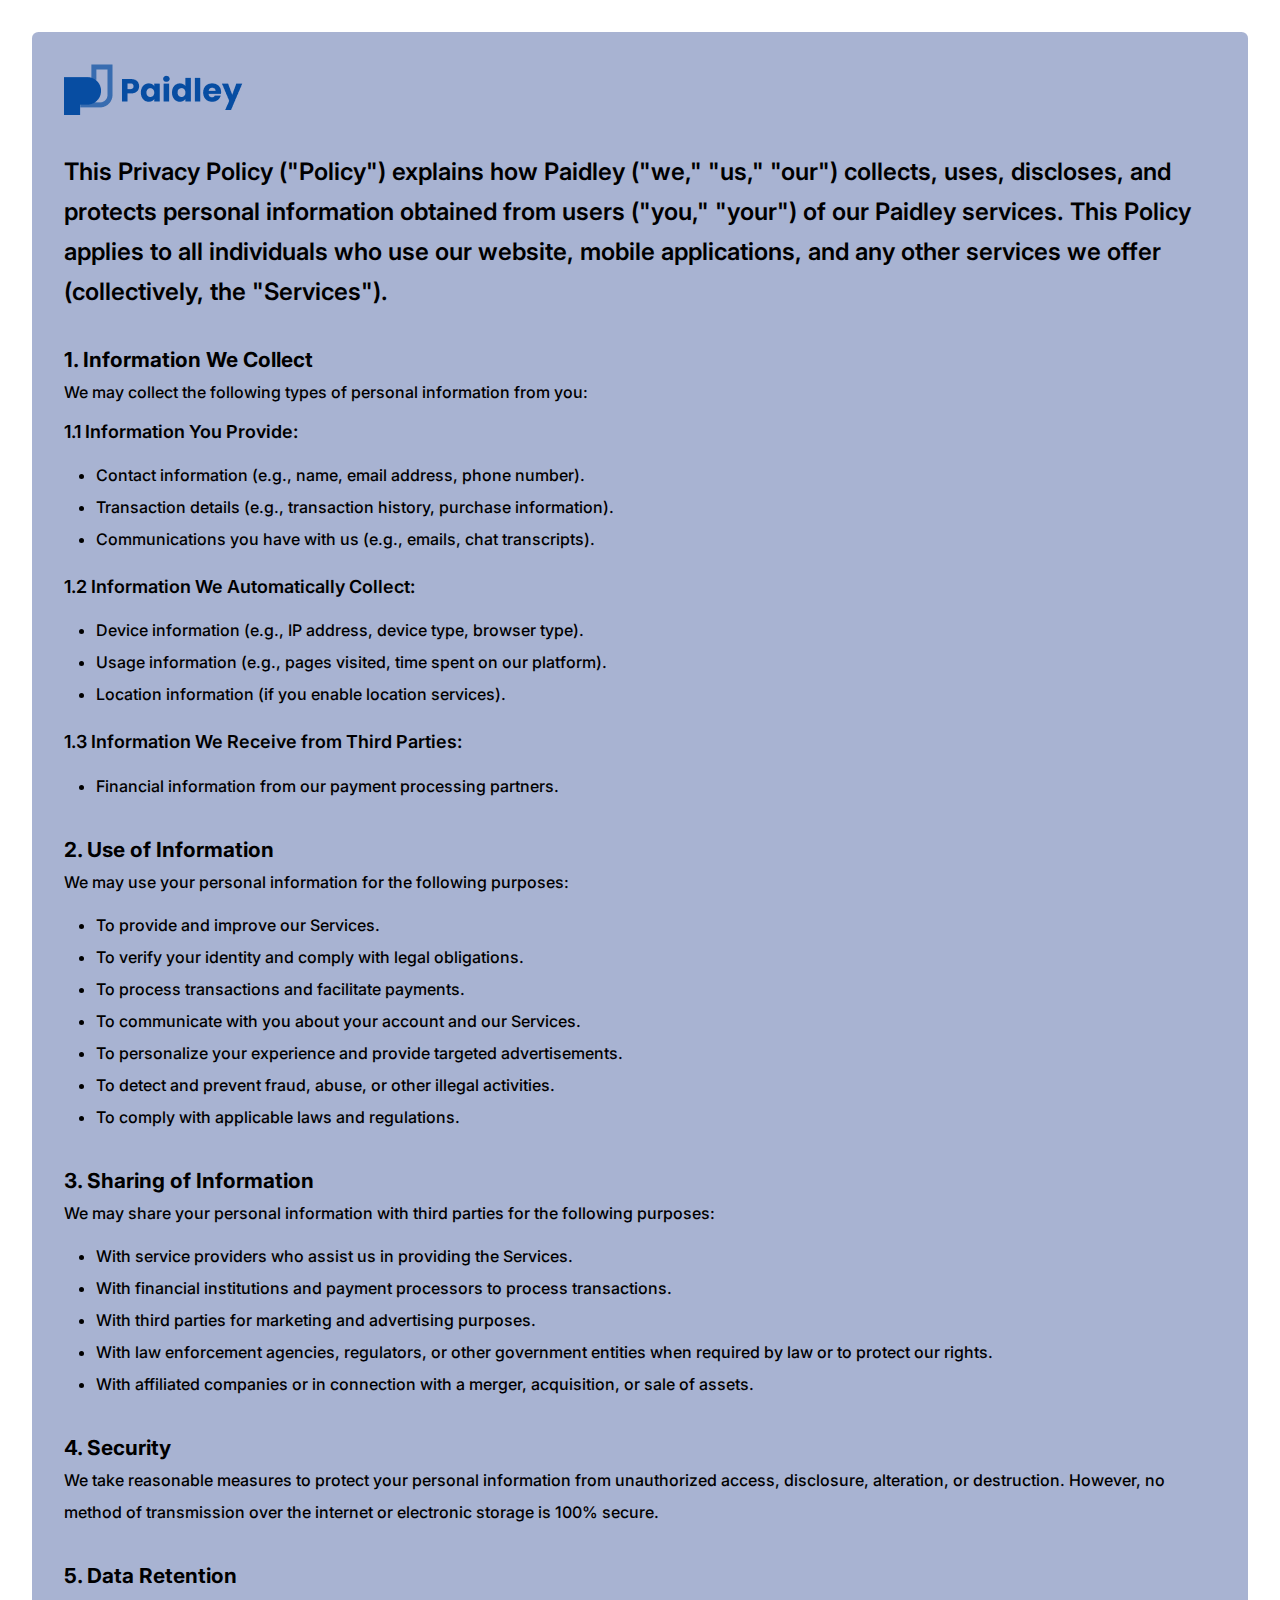
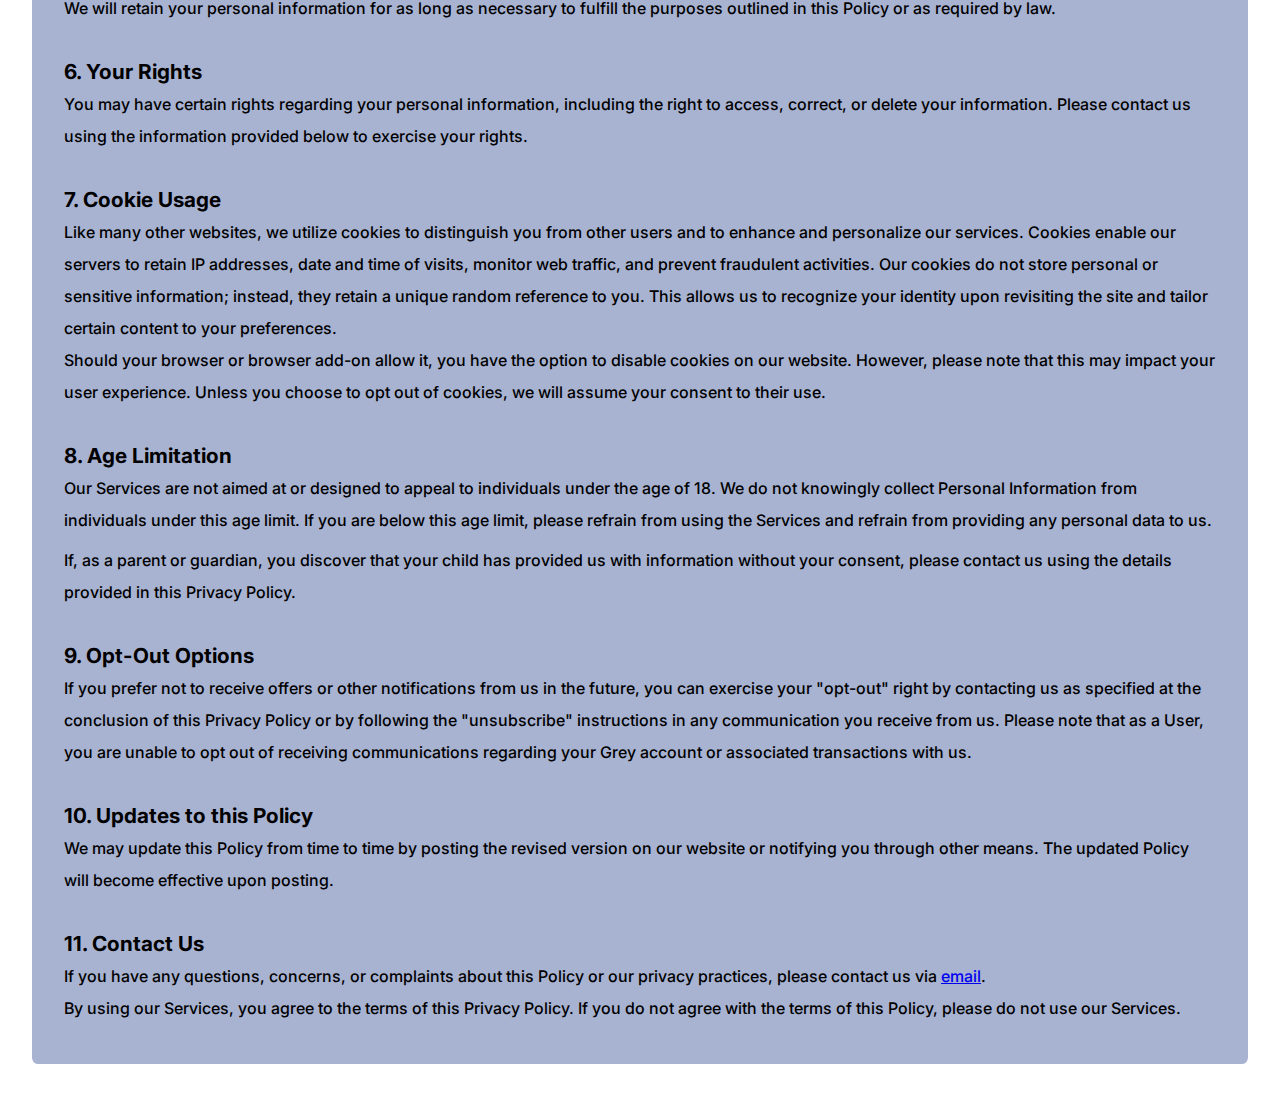
<file: privacy-policy.html>
<!DOCTYPE html>
<html lang="en">
<head>
    <meta charset="UTF-8">
    <meta name="viewport" content="width=device-width, initial-scale=1.0">
    <title>Privacy Policy</title>

    <!-- favicon -->
    <link rel="shortcut icon" href="assets/images/Favicon.png" type="image/png">

    <!-- css stylesheet -->
    <link rel="stylesheet" href="assets/css/styles.css">
</head>
<body>

    <div class="privacy_container">
        <div class="privacy_main">
            <div class="privacy_logo">
                <a href="index.html">
                    <img src="assets/images/paidleylogo.png" alt="paidley logo">
                </a>
            </div>

            <div class="privacy_content">
                <h2>This Privacy Policy ("Policy") explains how Paidley ("we," "us," "our") 
                    collects, uses, discloses, and protects personal information obtained 
                    from users ("you," "your") of our Paidley services. This Policy applies to 
                    all individuals who use our website, mobile applications, and any other 
                    services we offer (collectively, the "Services").
                </h2>

                <div class="privacy_text_box">
                    <h3>1. Information We Collect</h3>
                    <p>We may collect the following types of personal information from you:</p>
                    <h4>1.1 Information You Provide:</h4>
                    <ul>
                        <li>Contact information (e.g., name, email address, phone number).</li>
                        <li>Transaction details (e.g., transaction history, purchase information).</li>
                        <li>Communications you have with us (e.g., emails, chat transcripts).</li>
                    </ul>

                    <h4>1.2 Information We Automatically Collect:</h4>
                    <ul>
                        <li>Device information (e.g., IP address, device type, browser type).</li>
                        <li>Usage information (e.g., pages visited, time spent on our platform).</li>
                        <li>Location information (if you enable location services).</li>
                    </ul>

                    <h4>1.3 Information We Receive from Third Parties:</h4>
                    <ul>
                        <li>Financial information from our payment processing partners.</li>
                    </ul>

                </div>

                <div class="privacy_text_box">
                    <h3>2. Use of Information</h3>
                    <p>We may use your personal information for the following purposes:</p>
                    <ul>
                        <li>To provide and improve our Services.</li>
                        <li>To verify your identity and comply with legal obligations.</li>
                        <li>To process transactions and facilitate payments.</li>
                        <li>To communicate with you about your account and our Services.</li>
                        <li>To personalize your experience and provide targeted advertisements.</li>
                        <li>To detect and prevent fraud, abuse, or other illegal activities.</li>
                        <li>To comply with applicable laws and regulations. </li>
                    </ul>
                </div>

                <div class="privacy_text_box">
                    <h3>3. Sharing of Information</h3>
                    <p>We may share your personal information with third parties for the following purposes:</p>
                    <ul>
                        <li>With service providers who assist us in providing the Services.</li>
                        <li>With financial institutions and payment processors to process transactions.</li>
                        <li>With third parties for marketing and advertising purposes.</li>
                        <li>With law enforcement agencies, regulators, or other government entities when required by law or to protect our rights.</li>
                        <li>With affiliated companies or in connection with a merger, acquisition, or sale of assets.</li>
                    </ul>
                </div>

                <div class="privacy_text_box">
                    <h3>4. Security</h3>
                    <p> We take reasonable measures to protect your personal information 
                        from unauthorized access, disclosure, alteration, or destruction. 
                        However, no method of transmission over the internet or electronic 
                        storage is 100% secure.
                    </p>                   
                </div>

                <div class="privacy_text_box">
                    <h3>5. Data Retention</h3>
                    <p>We will retain your personal information for as long as necessary to 
                        fulfill the purposes outlined in this Policy or as required by law.
                    </p>                  
                </div>

                <div class="privacy_text_box">
                    <h3>6. Your Rights</h3>
                    <p> You may have certain rights regarding your personal information, 
                        including the right to access, correct, or delete your information. Please 
                        contact us using the information provided below to exercise your 
                        rights.
                    </p>
                </div>

                <div class="privacy_text_box">
                    <h3>7. Cookie Usage</h3>
                    <p> Like many other websites, we utilize cookies to distinguish you from 
                        other users and to enhance and personalize our services. Cookies 
                        enable our servers to retain IP addresses, date and time of visits, 
                        monitor web traffic, and prevent fraudulent activities.
                        Our cookies do not store personal or sensitive information; instead, 
                        they retain a unique random reference to you. This allows us to 
                        recognize your identity upon revisiting the site and tailor certain 
                        content to your preferences.<br>
                        Should your browser or browser add-on allow it, you have the option to 
                        disable cookies on our website. However, please note that this may 
                        impact your user experience. Unless you choose to opt out of cookies, 
                        we will assume your consent to their use.
                    </p>
                </div>

                <div class="privacy_text_box">
                    <h3>8. Age Limitation</h3>
                    <p>Our Services are not aimed at or designed to appeal to individuals 
                        under the age of 18. We do not knowingly collect Personal Information 
                        from individuals under this age limit. If you are below this age limit, 
                        please refrain from using the Services and refrain from providing any 
                        personal data to us.
                    </p>
                    <p>If, as a parent or guardian, you discover that your child has provided us 
                        with information without your consent, please contact us using the 
                        details provided in this Privacy Policy.
                    </p>
                    
                </div>

                <div class="privacy_text_box">
                    <h3>9. Opt-Out Options</h3>
                    <p>  If you prefer not to receive offers or other notifications from us in the 
                        future, you can exercise your "opt-out" right by contacting us as 
                        specified at the conclusion of this Privacy Policy or by following the 
                        "unsubscribe" instructions in any communication you receive from us. 
                        Please note that as a User, you are unable to opt out of receiving 
                        communications regarding your Grey account or associated 
                        transactions with us.
                    </p>
                </div>

                <div class="privacy_text_box">
                    <h3>10. Updates to this Policy</h3>
                    <p>We may update this Policy from time to time by posting the revised 
                        version on our website or notifying you through other means. The 
                        updated Policy will become effective upon posting.
                    </p>
                </div>

                <div class="privacy_text_box">
                    <h3>11. Contact Us</h3>
                    <p> If you have any questions, concerns, or complaints about this Policy or 
                        our privacy practices, please contact us via <a href="mailto:info@paidley.co">email</a>.
                        <br>
                        By using our Services, you agree to the terms of this Privacy Policy. If 
                        you do not agree with the terms of this Policy, please do not use our 
                        Services.
                    </p>
                </div>

              
            </div>
        </div>
    </div>
    
</body>
</html>
</file>
<file: assets/css/styles.css>
@import url('https://fonts.googleapis.com/css2?family=Inter:ital,opsz,wght@0,14..32,100..900;1,14..32,100..900&family=Poppins:ital,wght@0,100;0,200;0,300;0,400;0,500;0,600;0,700;0,800;0,900;1,100;1,200;1,300;1,400;1,500;1,600;1,700;1,800;1,900&family=Roboto:ital,wght@0,100;0,300;0,400;0,500;0,700;0,900;1,100;1,300;1,400;1,500;1,700;1,900&display=swap');


* {
    padding: 0;
    margin: 0;
    box-sizing: border-box;
}

:root {
    /* color */
    --primary-color: #074DA2;
    --white-color: #FFFFFF;
    --background-color: #e5e4ec;
    --testimonial-color: #E8FBCB;
    --light-dark: #1C1C1C;
    --black-color: #000000;
    --dark-black: #121212;
    --dark-color: #333333;
    --button-color: #a8b3d2;
    --account-color: #F8F8FF;
    --footer-color: #2276ff;

    /* transition */
    --transition-200: all 200ms ease;
    --transition-300: all 300ms ease;

    /* border radius */
  --border-radius-0-4: 0.4rem;
  --border-radius-0-6: 0.6rem;
  --border-radius-1: 1rem;
  --border-radius-5: 5rem;
  --border-radius-2: 2rem;

  /* box shadow */
  --box-shadow-1: 0 2px 5px rgba(0, 0, 0, 0.1);
}

.navbar_container {
    top: 0;
    left: 0;
    width: 100%;
    position: fixed;
    z-index: 50;
    background: var(--background-color);
}

.navbar_container .navbar_main {
    display: flex;
    align-items: center;
    justify-content: space-between;
    padding: 2rem 2.5rem;
    position: relative;
}

.navbar_main .navbar_logo {
    text-decoration: none;
}

.navbar_container .navbar_main .navbar_links {
    display: flex;
    align-items: center;
    flex-direction: row;
    gap: 2rem;
}

.navbar_main .navbar_links a {
    display: flex;
    align-items: center;
    gap: 0.5rem;
    text-decoration: none;
}

.navbar_main .navbar_links a .a_links {
    font-family: "Inter", sans-serif;
    font-size: 16px;
    font-weight: 400;
    line-height: 19.36px;
    color: var(--light-dark);   
    transition: var(--transition-200); 
}

.navbar_main .navbar_links a .a_links:hover {
    color: var(--primary-color);
}

.navbar_main .navbar_links a .a_links.active {
    color: var(--primary-color);
}

.navbar_main .navbar_links a img {
    width: 0.9rem;
}

.navbar_container .navbar_main .navbar_button {
    display: flex;
    align-items: center;
    flex-direction: row;
    gap: 1rem;
}

.navbar_main .navbar_button a {
    font-family: "Inter", sans-serif;
    font-size: 18px;
    font-weight: 400;
    line-height: 19.36px;
    color: var(--dark-color);   
    text-decoration: none; 
    transition: 0.7s ease;
}

.navbar_main .navbar_button a:hover {
    color: var(--primary-color);
}

.navbar_main .navbar_button button {
    font-family: "Inter", sans-serif;
    font-size: 16px;
    font-weight: 400;
    line-height: 19.36px;
    color: var(--white-color);
    background: var(--button-color);  
    border: none;  
    transition: var(--transition-300);
    cursor: pointer;
    padding: 1rem 1.5rem;
    border-radius: var(--border-radius-0-6);
}

.navbar_main .navbar_button button:hover {
    background: var(--primary-color);
}

.navbar_main .navbar_button button span {
    font-style: italic;
}

.hamburger_menu {
    display: none;
}

/* mobile section */
.mobile_navbar_container {
    display: none;
}




/* GO SECTION STARTS HERE */
.go_container {
    margin-top: 5rem;
    padding-top: 3rem;
    width: 100%;
    background: var(--background-color);
}

.go_container .go_main {
    display: grid;
    grid-template-columns: 1fr 1fr;
    padding-left: 2.5rem;
    padding-right: 2.5rem;
    margin-bottom: 1rem;
}

.go_container .go_main .go_left_side h1 {
    font-family: "Inter", sans-serif;
    font-style: normal;
    font-weight: 700;
    font-size: 50px;
    line-height: 69.14px;
    letter-spacing: 2px;
    color: var(--primary-color);
}

.go_container .go_main .go_left_side .p1 {
    font-family: "Inter", sans-serif;
    font-size: 18px;
    font-weight: 400;
    line-height: 36px;
    letter-spacing: 0.5px;   
}

.go_container .go_main .go_left_side .p1 span {
    font-weight: 600;
}

.go_container .go_main .go_left_side .form_container {
    margin-top: 1rem;
    width: 75%;
}

.go_left_side .form_container form .first_name_box label {
    display: block;
    font-family: "Inter", sans-serif;
    font-size: 18px;
    font-weight: 600;
    line-height: 14px;
    margin-bottom: 1rem;
}

.go_left_side .form_container form .first_name_box input {
    padding: 0.9rem 1rem;
    border-radius: var(--border-radius-0-4);
    width: 100%;
    border: none;
    font-family: "Inter", sans-serif;
    font-weight: 500;
    letter-spacing: 0.2px;
    color: var(--light-dark);
    outline: none;
}

.go_left_side .form_container form .first_name_box input:focus {
    border: 1px solid var(--primary-color);
}

.go_left_side .form_container form .first_name_box input::placeholder {
    font-size: 18px;
    color: var(--background-color);
    font-weight: 700;
    font-style: italic;
}

.go_left_side .form_container form .phone_email_box {
    display: flex;
    align-items: center;
    gap: 2rem;
    flex-direction: row;
    margin-top: 1rem;
}

.form_container form .phone_email_box .phone_box label {
    display: block;
    font-family: "Inter", sans-serif;
    font-size: 18px;
    font-weight: 600;
    line-height: 14px;
    margin-bottom: 1rem;
}

.form_container form .phone_email_box .phone_box {
    width: 100%;
}

.form_container form .phone_email_box .phone_box input {
    padding: 0.9rem 1rem;
    border-radius: var(--border-radius-0-4);
    width: 100%;
    border: none;
    font-family: "Inter" sans-serif;
    font-weight: 500;
    letter-spacing: 0.2px;
    color: var(--light-dark);
    outline: none;
}

.form_container form .phone_email_box .phone_box input:focus {
    border: 1px solid var(--primary-color);
}

.form_container form .phone_email_box .phone_box input::placeholder {
    font-size: 18px;
    color: var(--background-color);
    font-weight: 700;
    font-style: italic;
}

.form_container form .phone_email_box .phone_box .phone_number::-webkit-outer-spin-button,
.phone_number::-webkit-inner-spin-button {
  -webkit-appearance: none;
   margin: 0;
}

.form_container form .go_botton {
    margin-top: 2rem;
    margin-bottom: 1rem;
}

.form_container form .go_botton button {
  padding: 0.9rem 2rem;
  color: var(--white-color);
  background-color: var(--primary-color);
  border-radius: var(--border-radius-0-4); 
  border: none;
  cursor: pointer;
  transition: var(--transition-200);
  font-family: "Inter", sans-serif;
  font-size: 18px;
  font-weight: 700;
  line-height: 19.36px;
}

.form_container form .go_botton button:hover {
    opacity: .8;
}

.go_right_side .go_right_box .frame {
    width: 100%;
    height: 435px;
    border-radius: var(--border-radius-0-4);
}

.bottom_image img {
    width: 100%;
    object-fit: cover;
}


/* PAIDLEY TEXT */
.paid_add_text_box {
    margin-top: 3rem;
    padding-left: 2.5rem;
    padding-right: 2.5rem;
    margin-bottom: 3rem;
}

.paid_add_text_box .paid h2 {
    font-family: "Inter", sans-serif;
    font-size: 23px;
    font-weight: 500;
    line-height: 40px;
    color: var(--light-dark)    ;  
}



/* FOREIGN BANK SECTION */
.foreign_container {
    margin-top: 4rem;
    width: 100%;
    padding-left: 2.5rem;
    padding-right: 2.5rem;
}

.foreign_container .foreign_top_head {
    text-align: center;
}

.foreign_container .foreign_top_head h1 {
    font-family: "Inter", sans-serif;
    font-size: 45px;
    font-weight: 600;
    line-height: 54.46px;
    color: var(--black-color);    
}

.foreign_container .foreign_top_head h2 {
    font-family: "Inter", sans-serif;
    font-size: 40px;
    font-weight: 600;
    line-height: 54.46px;
    color: var(--black-color); 
}

.foreign_container .foreign_top_head h2 .global_arrow {
    font-size: 2rem;
}

.foreign_container .foreign_main {
    background: var(--account-color);
    border-radius: var(--border-radius-0-4);
    padding: 3rem 2rem 3rem;
    margin-top: 3rem;
    display: grid;
    grid-template-columns: 1fr 1fr;
}

.foreign_main .foreign_left h3 {
    font-family: "Inter", sans-serif;
    font-size: 16px;
    font-weight: 700;
    line-height: 19.36px;
    color: var(--primary-color);    
}

.foreign_left .foreign_left_content {
    margin-top: 5rem;
}

.foreign_left .foreign_left_content h1 {
    font-family: "Inter", sans-serif;
    font-size: 42px;
    font-weight: 700;
    line-height: 56px;
    color: var(--dark-black); 
}

.foreign_left_content .p1 {
    font-family: "Inter", sans-serif;
    font-size: 18px;
    font-weight: 500;
    line-height: 36px;
    letter-spacing: 0.5px;
    text-align: left;
    color: var(--light-dark); 
    margin-top: 3rem;
}

.foreign_left_content .get_it_link {
    margin-top: 2rem;
}

.foreign_left_content .get_it_link a {
    display: flex;
    align-items: center;
    text-decoration: none;
    gap: 1rem;
    color: var(--primary-color);
}

.foreign_left_content .get_it_link a p {
    font-family: "Inter", sans-serif;
    font-size: 18px;
    font-weight: 700;
    line-height: 19.36px;  
}

.foreign_left_content .get_it_link a span {
    border: 1px solid var(--primary-color);
    border-radius: var(--border-radius-2);
    padding: 3px;
}

.foreign_main .foreign_right img {
    max-width: 100%;
    height: auto;
}



/* VIRTUAL CARDS SECTION */
.virtual_container {
    margin-top: 4rem;
    width: 100%;
    padding-left: 2.5rem;
    padding-right: 2.5rem;
}

.virtual_container .virtual_top_head {
    display: flex;
    align-items: center;
    flex-direction: column;
    justify-content: center;
}

.virtual_container .virtual_top_head h1 {
    font-family: "Inter", sans-serif;
    font-size: 45px;
    font-weight: 600;
    line-height: 54.46px;
    color: var(--black-color);    
}

.virtual_container .virtual_top_head p {
    font-family: "Inter", sans-serif;
    font-size: 24px;
    font-weight: 300;
    line-height: 29.05px;
    margin-top: 0.7rem;
    width: 48%;
    text-align: center;    
}

.virtual_container .virtual_main {
    border-radius: var(--border-radius-0-4);
    padding: 3rem 2rem 2rem;
    margin-top: 3rem;
    display: grid;
    grid-template-columns: 1fr 1fr;
    background: linear-gradient(to bottom, #e3f0f3 0%, #ffffff 100%);
}

.virtual_main .virtual_left h3 {
    font-family: "Inter", sans-serif;
    font-size: 18px;
    font-weight: 700;
    line-height: 19.36px;
    color: var(--primary-color);    
}

.virtual_left .virtual_content {
    margin-top: 5rem;
}

.virtual_left .virtual_content h1 {
    font-family: "Inter", sans-serif;
    font-size: 42px;
    font-weight: 700;
    line-height: 56px;
    color: var(--dark-black); 
}

.virtual_left .virtual_content .p1 {
    font-family: "Inter", sans-serif;
    font-size: 18px;
    font-weight: 500;
    line-height: 36px;
    letter-spacing: 0.5px;
    text-align: left;
    color: var(--light-dark); 
    margin-top: 3rem;
}

.virtual_content .convert_it_link {
    margin-top: 2rem;
}

.virtual_content .convert_it_link a {
    display: flex;
    align-items: center;
    text-decoration: none;
    gap: 1rem;
    color: var(--primary-color);
}

.virtual_content .convert_it_link a p {
    font-family: "Inter", sans-serif;
    font-size: 18px;
    font-weight: 700;
    line-height: 19.36px;  
}

.virtual_content .convert_it_link a span {
    border: 1px solid var(--primary-color);
    border-radius: var(--border-radius-2);
    padding: 3px;
}


.virtual_main .virtual_right img {
    width: 100%;
    object-fit: cover;
}



/* RECEIVE MONEY SECTION */
.receieve_container {
    margin-top: 4rem;
    width: 100%;
    padding-left: 2.5rem;
    padding-right: 2.5rem;
}

.receieve_container .receieve_main {
    border-radius: var(--border-radius-0-4);
    padding: 3rem 2rem 2rem;
    display: grid;
    grid-template-columns: 1fr 1fr;
    background: linear-gradient(to bottom, #e3f0f3 0%, #ffffff 100%);
}

.receieve_main .receieve_left h3 {
    font-family: "Inter", sans-serif;
    font-size: 18px;
    font-weight: 700;
    line-height: 19.36px;
    color: var(--primary-color);    
}

.receieve_left .receieve_content {
    margin-top: 5rem;
}

.receieve_left .receieve_content h1 {
    font-family: "Inter", sans-serif;
    font-size: 42px;
    font-weight: 700;
    line-height: 56px;
    color: var(--dark-black); 
}

.receieve_left .receieve_content .p1 {
    font-family: "Inter", sans-serif;
    font-size: 18px;
    font-weight: 500;
    line-height: 36px;
    letter-spacing: 0.5px;
    text-align: left;
    color: var(--light-dark); 
    margin-top: 3rem;
}

.receieve_content .convert_it_link {
    margin-top: 2rem;
}

.receieve_content .convert_it_link a {
    display: flex;
    align-items: center;
    text-decoration: none;
    gap: 1rem;
    color: var(--primary-color);
}

.receieve_content .convert_it_link a p {
    font-family: "Inter", sans-serif;
    font-size: 18px;
    font-weight: 700;
    line-height: 19.36px;  
}

.receieve_content .convert_it_link a span {
    border: 1px solid var(--primary-color);
    border-radius: var(--border-radius-2);
    padding: 3px;
}

.receieve_main .receieve_right img {
    width: 100%;
    object-fit: cover;
}




/* PAY ANYWHERE SECTION */
.pay_container {
    margin-top: 4rem;
    width: 100%;
    padding-left: 2.5rem;
    padding-right: 2.5rem;
}

.pay_container .pay_main {
    border-radius: var(--border-radius-0-4);
    padding: 3rem 2rem 2rem;
    display: grid;
    grid-template-columns: 1fr 1fr;
    background: linear-gradient(to bottom, #d5d4ee 0%, #ffffff 100%);
}

.pay_main .pay_left img {
    width: 100%;
    object-fit: cover;
}

.pay_main .pay_right  h3 {
    font-family: "Inter", sans-serif;
    font-size: 18px;
    font-weight: 700;
    line-height: 19.36px;
    color: var(--primary-color);    
}

.pay_right .pay_content {
    margin-top: 5rem;
}

.pay_right .pay_content h1 {
    font-family: "Inter", sans-serif;
    font-size: 42px;
    font-weight: 700;
    line-height: 56px;
    color: var(--dark-black); 
}

.pay_right .pay_content .p1 {
    font-family: "Inter", sans-serif;
    font-size: 18px;
    font-weight: 500;
    line-height: 36px;
    letter-spacing: 0.5px;
    text-align: left;
    color: var(--light-dark); 
    margin-top: 3rem;
}

.pay_content .convert_it_link {
    margin-top: 2rem;
}

.pay_content .convert_it_link a {
    display: flex;
    align-items: center;
    text-decoration: none;
    gap: 1rem;
    color: var(--primary-color);
}

.pay_content .convert_it_link a p {
    font-family: "Inter", sans-serif;
    font-size: 18px;
    font-weight: 700;
    line-height: 19.36px;  
}

.pay_content .convert_it_link a span {
    border: 1px solid var(--primary-color);
    border-radius: var(--border-radius-2);
    padding: 3px;
}



/* SUPPORT SECTION */
.support_container {
    margin-top: 4rem;
    width: 100%;
    padding-left: 2.5rem;
    padding-right: 2.5rem;
}

.support_container .support_main {
    border-radius: var(--border-radius-0-4);
    padding: 3rem 2rem 2rem;
    display: grid;
    grid-template-columns: 1fr 1fr;
    background: linear-gradient(to bottom, #d5d4ee 0%, #ffffff 100%);
}

.support_main .support_right {
    display: flex;
    flex-direction: column;
    justify-content: flex-start;
}

.support_main .support_right h3 {
    font-family: "Inter", sans-serif;
    font-size: 18px;
    font-weight: 700;
    line-height: 19.36px;
    color: var(--primary-color);    
}

.support_right .support_content {
    margin-top: 5rem;
}

.support_right .support_content h1 {
    font-family: "Inter", sans-serif;
    font-size: 42px;
    font-weight: 700;
    line-height: 56px;
    color: var(--dark-black); 
}

.support_right .support_content .p1 {
    font-family: "Inter", sans-serif;
    font-size: 18px;
    font-weight: 500;
    line-height: 36px;
    letter-spacing: 0.5px;
    text-align: left;
    color: var(--light-dark); 
    margin-top: 3rem;
}

.support_content .convert_it_link {
    margin-top: 2rem;
}

.support_content .convert_it_link a {
    display: flex;
    align-items: center;
    text-decoration: none;
    gap: 1rem;
    color: var(--primary-color);
}

.support_content .convert_it_link a p {
    font-family: "Inter", sans-serif;
    font-size: 18px;
    font-weight: 700;
    line-height: 19.36px;  
}

.support_content .convert_it_link a span {
    border: 1px solid var(--primary-color);
    border-radius: var(--border-radius-2);
    padding: 3px;
}


/* TESTIMONIAL SECTION  */
.testimonial_container {
    width: 100%;
    background: var(--testimonial-color);
    margin-top: 3rem;
}

.testimonial_container .testimonial_main {
    padding-left: 2rem;
    padding-right: 2rem;
    padding-top: 3rem;
    padding-bottom: 3rem;
}

.testimonial_main .testimonial_top {
    display: flex;
    align-items: center;
    justify-content: center;
    margin-bottom: 2rem;
}

.testimonial_main .testimonial_top h1 {
    font-family: "Inter", sans-serif;
    font-size: 42px;
    font-weight: 600;
    line-height: 50.83px;
    color: var(--black-color);
    font-size: 2.625rem;
    width: 50%;    
}

.testimonial_content .testimonial_wrapper {
    overflow: hidden;
}

/* Pagination bullets */
.testimonial_wrapper .swiper-pagination-bullet {
    background: var(--primary-color);
    width: 12px;
    height: 12px;
}
  
.swiper-pagination-bullet-active {
    background-color: blue;
}


.testimonial_wrapper .testimonial_card_box {
    display: flex;
    align-items: center;
    gap: 0.3rem;
}

.testimonial_card_box .testimonial_card {
    padding: 2rem 1rem;
    background: var(--white-color);
    border-radius: var(--border-radius-0-6);
    max-width: 400px;
    width: 100%;
    display: flex;
    flex-direction: column;
    justify-content: flex-start;
}

.testimonial_card_box .testimonial_card .p1 {
    font-family: "Inter", sans-serif;
    font-size: 18px;
    font-weight: 500;
    line-height: 42px;
    color: var(--light-dark);    
}

.testimonial_card_box .testimonial_card .testimonial_img_box {
    display: flex;
    align-items: center;
    flex-wrap: nowrap;
    margin-top: 2rem;
    gap: 1rem;
}

.testimonial_img_box .testimonial_text_box h4 {
    font-family: "Inter", sans-serif;
    font-size: 20px;
    font-weight: 800;
    line-height: 42px;
    color: var(--light-dark);    
}

.testimonial_img_box .testimonial_text_box p {
    font-family: "Inter", sans-serif;
    font-size: 20px;
    font-weight: 200;
    line-height: 42px;
    color: var(--light-dark);    
}





/* READY TO SIMPLIFY SECTION */
.ready_container {
    background-image: url('../images/simplify.png');
    background-position: center;
    background-repeat: no-repeat;
    background-repeat: cover;
    height: 350px;
    margin-top: 3rem;
    width: 100%;
}

.ready_container .ready_main {
    display: flex;
    align-items: center;
    justify-content: center;
    flex-direction: column;
    padding-top: 3rem;
}

.ready_main .ready_box h1 {
    font-family: "Inter", sans-serif;
    font-size: 42px;
    font-weight: 600;
    line-height: 50.83px;
    color: var(--black-color);    
}

.ready_main .ready_box p {
    text-align: center;
    font-family: "Inter", sans-serif;
    font-size: 18px;
    font-weight: 400;
    line-height: 21.78px;
    color: var(--light-dark); 
    margin-top: 1rem;   
}

.ready_main .ready_input_box {
    background: var(--white-color);
    margin-top: 2rem;
    padding: 1rem 1rem;
    border-radius: var(--border-radius-5);
    max-width: 600px;
    width: 100%;
    display: flex;
    justify-content: space-between;
    gap: 1rem;
}

.ready_main .ready_input_box input {
    width: 60%;
    outline: none;
    border: none;
    font-family: "Inter", sans-serif;
    font-size: 18px;
    font-weight: 500;
    padding-right: 0.4rem;
}

.ready_main .ready_input_box input::placeholder {
    font-weight: 400;
}

.ready_main .ready_input_box button {
    padding: 0.6rem 1rem;
    border: none;
    background: var(--black-color);
    cursor: pointer;
    color: var(--white-color);  
    border-radius: var(--border-radius-0-4);
    font-family: "Inter", sans-serif;
    font-size: 18px;
    font-weight: 700;
    line-height: 21.78px;    
}


/* FAQ SECTION */
.faq_container {
    width: 100%;
    margin-top: 3rem;
    margin-bottom: 3rem;
}

.faq_container .faq_main {
    padding-left: 2.5rem;
    padding-right: 2.5rem;
}

.faq_main .faq_top {
    text-align: center;
}

.faq_main .faq_top h1 {
    font-family: "Inter", sans-serif;
    font-size: 2.625rem;
    font-weight: 600;
    line-height: 50.83px;
    color: var(--black-color);    
}

.faq_main .faq_content_box {
    display: flex;
    flex-direction: column;
    justify-content: flex-start;
    margin-top: 3rem;
    border-top: 1px solid var(--black-color);
}

.faq_main .faq_content_box .faq_box {
    border-bottom: 1px solid var(--black-color);
    margin-top: 2rem;
    padding-bottom: 1.5rem;
}

.faq_content_box .faq_box .faq_question {
    display: flex;
    align-items: center;
    flex-direction: row;
    justify-content: space-between;
    cursor: pointer;
}

.faq_box .faq_question h4 {
    font-family: "Inter", sans-serif;
    font-size: 1.125rem;
    font-weight: 600;
    line-height: 42px;
    text-align: left;
    color: var(--light-dark);    
}

.faq_box .faq_question span {
    cursor: pointer;
    color: var(--light-dark);
    transition: 0.3s ease;
}

.faq_box .faq_question .minus_btn {
    display: none;
}

.faq_box .faq_answer {
    margin-top: 0.2rem;
    max-height: 0;
    opacity: 0;
    overflow: hidden;
    transition: max-height 0.5s ease-out, opacity 0.5s ease-out; 
}

.faq_box .faq_answer.show {
    max-height: 500px;
    opacity: 1;
    transition: max-height 0.5s ease-in, opacity 0.5s ease-in;
}

.faq_box .faq_answer p {
    font-family: "Inter", sans-serif;
    font-size: 1rem;
    font-weight: 500;
    line-height: 30px;
    text-align: left;
    color: var(--light-dark);
}



/* FOOTER SECTION */
.footer {
    font-family: "Inter", sans-serif;
    background: var(--footer-color);
    width: 100%;
    padding: 3rem 2.5rem 1.5rem;
}
  
.footer_top {
    display: grid;
    grid-template-columns: 35% 65%; 
    gap: 40px; 
}

.footer_left_column {
    display: flex;
    flex-direction: column;
    justify-content: flex-start;
}

.footer_left_column .logo-img {
    width: 150px;
}

.footer_left_column .footer_p1 {
    font-family: "Inter", sans-serif;
    font-size: 16px;
    font-weight: 400;
    line-height: 32px;
    color: var(--white-color);   
    margin-top: 1rem; 
}

.footer_left_column .footer_p2 {
    font-family: "Inter", sans-serif;
    font-size: 16px;
    font-weight: 400;
    line-height: 30px;
    color: var(--white-color);   
    margin-top: 1rem; 
}
  
.footer .footer_right_column {
    display: grid;
    grid-template-columns: repeat(3, 1fr);
    gap: 20px; 
}
  
.footer_right_column .footer_menu {
    display: flex;
    flex-direction: column;
    justify-content: flex-start;
}
  
.footer_right_column .footer_menu h5 {
    margin-bottom: 10px;
    font-family: "Inter", sans-serif;
    font-size: 19px;
    font-weight: 700;
    line-height: 42px;
    color: var(--white-color);    
}
  
.footer_right_column .footer_menu ul li {
    margin-bottom: 5px;
    list-style: none;
    font-family: "Inter", sans-serif;
    font-size: 16px;
    font-weight: 400;
    line-height: 30px;   
}

.footer_right_column .footer_menu ul li a {
    text-decoration: none;
    color: var(--white-color); 
}

.footer_right_column .footer_menu ul li a:hover {
    text-decoration: underline;
}

.footer .footer_icons {
   text-align: right;
   display: flex;
   flex-direction: column;
   justify-content: flex-end;
   align-items: flex-end;
   margin-top: 3rem;
}
  
.footer_icons p {
    margin-bottom: 10px;
    font-family: "Inter", sans-serif;
    font-size: 19px;
    font-weight: 700;
    line-height: 32px;
    color: var(--white-color);    
}

.footer_icons .footer_icon_box {
    display: inline-flex;
    align-items: center;
    gap: 2.3rem;
    flex-wrap: nowrap;
}

.footer_icons .footer_icon_box a {
    text-decoration: none;
    color: var(--white-color);
}

.footer_bottom {
    display: flex;
    justify-content: space-between;
    padding-top: 1.5rem;
    border-top: 1px solid var(--white-color);
    margin-top: 3rem;
}
  
.footer_bottom_left p {
    font-family: "Inter", sans-serif;
    font-size: 18px;
    font-weight: 400;
    line-height: 32px;
    color: var(--white-color);    
}
  
.footer_bottom .footer_bottom_right {
    display: flex;
    align-items: center;
    gap: 2rem;
}

.footer_bottom .footer_bottom_right a {
    text-decoration: none;
    font-family: "Inter", sans-serif;
    font-size: 18px;
    font-weight: 600;
    line-height: 32px;
    color: var(--white-color);    
}

.footer_bottom .footer_bottom_right a:hover {
    text-decoration: underline;
}


/* AML PRIVACY SECTION */
.aml_container {
    width: 100%;
}

.aml_container .aml_main {
    margin: 2rem;
    background: var(--button-color);
    border-radius: var(--border-radius-0-4);
    padding: 2rem 2rem;
}

.aml_container .aml_logo_box {
    margin-bottom: 1.5rem;
}

.aml_container .aml_logo_box a {
    text-decoration: none;
}

.aml_main .aml_content .p1 {
    font-family: "Inter", sans-serif;
    font-size: 18px;
    font-weight: 500;
    line-height: 32px;
    margin-bottom: 1.3rem;
}

.aml_main .aml_content .p2 {
    font-family: "Inter", sans-serif;
    font-size: 18px;
    font-weight: 500;
    line-height: 32px;
}

.aml_main .aml_content .text_box {
    margin-top: 2rem;
}

.aml_main .aml_content .text_box h3 {
    font-family: "Inter", sans-serif;
    font-size: 23px;
    font-weight: 700;
    line-height: 32px;
    margin-bottom: 1rem;
}

.aml_main .aml_content .text_box p {
    font-family: "Inter", sans-serif;
    font-size: 18px;
    font-weight: 500;
    line-height: 32px;
}

.aml_main .aml_content .text_box h4 {
    font-family: "Inter", sans-serif;
    font-size: 18px;
    font-weight: 600;
    line-height: 32px;
}

.aml_main .aml_content .text_box ul {
    margin-left: 2rem;
    margin-top: 0.8rem;
}

.aml_main .aml_content .text_box ul li {
    font-family: "Inter", sans-serif;
    font-size: 18px;
    font-weight: 500;
    line-height: 32px;
}


/* PRIVACY SECTION */
.privacy_container {
    width: 100%;
}

.privacy_container .privacy_main {
    margin: 2rem;
    background: var(--button-color);
    border-radius: var(--border-radius-0-4);
    padding: 2rem 2rem;
}

.privacy_main .privacy_logo {
    margin-bottom: 2rem;
}

.privacy_main .privacy_logo a {
    text-decoration: none;
}

.privacy_main .privacy_content h2 {
    font-family: "Inter", sans-serif;
    font-size: 1.5rem;
    font-weight: 600;
    line-height: 40px;
    color: var(--black-color);
}

.privacy_content .privacy_text_box {
    margin-top: 2rem;
}

.privacy_content .privacy_text_box h3 {
    font-family: "Inter", sans-serif;
    font-size: 1.300rem;
    font-weight: 700;
    line-height: 32px;
    color: var(--black-color);
}

.privacy_content .privacy_text_box p {
    font-family: "Inter", sans-serif;
    font-size: 1rem;
    font-weight: 500;
    line-height: 32px;
    color: var(--black-color);
    margin-bottom: 0.5rem;
}

.privacy_content .privacy_text_box h4 {
    font-family: "Inter", sans-serif;
    font-size: 1.125rem;
    font-weight: 600;
    line-height: 32px;
    color: var(--black-color);
}

.privacy_content .privacy_text_box ul {
    margin-left: 2rem;
    margin-top: 0.7rem;
    margin-bottom: 1rem;
}

.privacy_content .privacy_text_box ul li {
    font-family: "Inter", sans-serif;
    font-size: 1rem;
    font-weight: 500;
    line-height: 32px;
    color: var(--black-color);
}

  
 

/* MEDIA STYLES GOES HERE */
@media (max-width: 1024px) {
    /* VIRTUAL SECTION */
    .virtual_container .virtual_top_head p {
        width: 65%;
    }

    /* SUPPORT SECTION */
    .support_container .support_main {
        gap: 2rem;
    } 

    /* TESTIMONIAL SECTION */
    .testimonial_main .testimonial_top h1 {
        width: 70%;    
    }

    .testimonial_card_box {
        margin-bottom: 3.5rem;
    }

    .testimonial_card_box .testimonial_card {
        max-width: 460px;
    }

}


@media (max-width: 768px) {
    /* NAVBAR SECTION */
    .navbar_container .navbar_main .navbar_links {
       display: none;
    }

    .navbar_container .navbar_main .navbar_button {
        display: none;
    }

    .hamburger_menu {
        display: block;
        cursor: pointer;
    } 

    .hamburger_menu span {
        font-size: 2rem;
        color: var(--light-dark);
        font-weight: 500;
        transition: -1s ease-out;
    }

    .hamburger_menu img {
        width: 2rem;
    }

    .hamburger_menu .close_icon {
        display: none;
    }

    .hamburger_menu.active .menu_icon {
        display: none;
    }

    .hamburger_menu.active .close_icon {
        display: inline-block;
    }

    /* mobile navbar section */
    .mobile_navbar_container {
        display: block;
        top: 6rem;
        position: absolute;
        z-index: 1;
        background-color: var(--background-color);
        width: 100%;
        left: -100%;
        padding-top: 2rem;
        padding-bottom: 2rem;
        transition: 0.3s;
    }

    .mobile_navbar_container.active {
        left: 0;
    }

    .mobile_navbar_container .mobile_navbar_links {
        display: flex;
        align-items: center;
        justify-content: flex-start;
        flex-direction: column;
    }

    .mobile_navbar_links .mobile_links_box {
        display: flex;
        flex-direction: column;
        justify-content: flex-start;
    }

    .mobile_navbar_links .mobile_links_box a {
        display: flex;
        align-items: center;
        gap: 0.5rem;
        text-decoration: none;
        margin-bottom: 1rem;
    }

    .mobile_navbar_links .mobile_links_box a .a_links {
        font-family: "Inter", sans-serif;
        font-size: 16px;
        font-weight: 400;
        line-height: 19.36px;
        color: var(--light-dark);   
        transition: var(--transition-200); 
    }

    .mobile_navbar_links .mobile_links_box a .a_links:hover {
        color: var(--primary-color);
    }  

    .mobile_navbar_links .mobile_links_box a .a_links.active {
        color: var(--primary-color);
    }

    .mobile_navbar_links .mobile_links_box a img {
        width: 0.7rem;
    }

    .mobile_links_box .mobile_login {
        font-family: "Inter", sans-serif;
        font-size: 18px;
        font-weight: 400;
        line-height: 19.36px;
        color: var(--dark-color);   
        text-decoration: none; 
        transition: var(--transition-300);
    }

    .mobile_links_box .mobile_login:hover {
        color: var(--primary-color);
    }

    .mobile_navbar_container .mobile_navbar_button {
       text-align: center;
       margin-top: 0.7rem;
    }

    .mobile_navbar_container .mobile_navbar_button button {
        font-family: "Inter", sans-serif;
        font-size: 16px;
        font-weight: 400;
        line-height: 19.36px;
        color: var(--white-color);
        background: var(--button-color);  
        border: none;  
        transition: var(--transition-300);
        cursor: pointer;
        padding: 1rem 1.5rem;
        border-radius: var(--border-radius-0-6);
    }

    .mobile_navbar_container .mobile_navbar_button button:hover {
        background: var(--primary-color);
    }

    .mobile_navbar_container .mobile_navbar_button button span {
        font-style: italic;
    } 
    /* NAVBAR SECTION ENDS HERE */
    


    /* GO SECTION */
    .go_container .go_main {
        grid-template-columns: 1fr;
        width: 100%;
    }

    .go_container .go_main .go_left_side {
        width: 100%;
    }

    .go_container .go_main .go_left_side .form_container {
        width: 100%;
    }

    .go_main .go_right_side {
        width: 100%;
    }

    .go_right_side .go_right_box {
        margin-top: 3rem;
        width: 100%;
    }



    /* FOREIGN BANK SECTION */
    .foreign_container .foreign_main {
        grid-template-columns: 1fr;
        width: 100%;
    }

    .foreign_main .foreign_left {
        width: 100%;
    }

    .foreign_main .foreign_right {
        width: 100%;
    }
    

    /* VIRTUAL SECTION */
    .virtual_container .virtual_main {
        grid-template-columns: 1fr;
        width: 100%;
    }

    .virtual_container .virtual_top_head p {
        width: 100%;
    }

    .virtual_main .virtual_left {
        width: 100%;
    }

    .virtual_main .virtual_right {
        width: 100%;
    }


    /* RECEIVE MONEY SECTION */
    .receieve_container .receieve_main {
        grid-template-columns: 1fr;
    }

    .receieve_main .receieve_left {
        width: 100%;
    }

    .receieve_main .receieve_right {
        width: 100%;
    }

    /* PAY ANYWHERE SECTION */
    .pay_container .pay_main {
        grid-template-columns: 1fr;        
    }

    .pay_main .pay_left {
        width: 100%;
    }

    .pay_main .pay_right {
        order: -1;
        width: 100%;
    }


    /* SUPPORT SECTION */
    .support_container .support_main {
        grid-template-columns: 1fr;
    }

    .support_main .support_left {
        margin-top: 2rem;
        width: 100%;
    }

    .support_main .support_left img {
        width: 100%;
        object-fit: cover;
    }

    .support_main .support_right {
        order: -1;
        width: 100%;
    }


    /* TESTIMONIAL SECTION */
    .testimonial_main .testimonial_top {
        text-align: center;
    }

    .testimonial_main .testimonial_top h1 {
        font-size: 2.500rem;
        width: 100%;    
    }

    .testimonial_card_box .testimonial_card {
        max-width: 330px;
    }

    .testimonial_card_box {
        width: 100%;
    }


    /* FOOTER SECTION */
    .footer .footer_top {
        grid-template-columns: 1fr; 
    }

    .footer_left_column {
        width: 100%;
    }
    
    

}

@media (max-width: 425px) {
    /* NAVBAR SECTION */
    .navbar_container .navbar_main {
        padding-left: 1.5rem;
        padding-right: 1.5rem;
        position: relative;
    }

    .navbar_main .navbar_logo img {
        width: 130px;
    }



    /* GO SECTION */
    .go_container .go_main {
        padding-left: 1.5rem;
        padding-right: 1.5rem;
    }

    .go_container .go_main .go_left_side h1 {
        font-size: 40px;
        line-height: 60.14px;
    }

    .go_left_side .form_container form .phone_email_box {
        flex-direction: column;
        gap: 1rem;
    }


    /* PAIDLEY TEXT */
    .paid_add_text_box {
        padding-left: 1.5rem;
        padding-right: 1.5rem;
    }

    .paid_add_text_box .paid h2 {
        font-size: 21px;
        line-height: 40px;
    }



    /* FOREIGN SECTION */
    .foreign_container {
        padding-left: 1.5rem;
        padding-right: 1.5rem; 
    }

    .foreign_container .foreign_top_head h1 {
        font-size: 33px;
        line-height: 54.46px;  
    }

    .foreign_container .foreign_top_head h2 {
        font-size: 35px;
    }

    .foreign_container .foreign_main {
        padding: 2rem 1rem 1rem;
    }

    .foreign_left .foreign_left_content {
        margin-top: 3rem;
    }

    .foreign_left .foreign_left_content h1 {
        font-size: 33px;
        line-height: 45px;
    }
    
    .foreign_left_content .p1 {
        margin-top: 2rem;
    }

    .foreign_main .foreign_right {
        margin-top: 1rem;
    }



    /* VIRTUAL SECTION */
    .virtual_container {
        padding-left: 1.5rem;
        padding-right: 1.5rem;
    }

    .virtual_container .virtual_top_head h1 {
        font-size: 35px;
    }

    .virtual_container .virtual_top_head p {
        font-size: 20px;
    }

    .virtual_container .virtual_main {
        padding: 2rem 1rem 1rem;
    }

    .virtual_left .virtual_content {
        margin-top: 3rem;
    }
    
    .virtual_left .virtual_content h1 {
        font-size: 33px;
    }

    .virtual_left .virtual_content .p1 {
        margin-top: 2rem;
    }



    /* RECEIVE MONEY SECTION */
    .receieve_container {
        padding-left: 1.5rem;
        padding-right: 1.5rem;
    }

    .receieve_container .receieve_main {
        padding: 2rem 1rem 1rem;
    }

    .receieve_left .receieve_content {
        margin-top: 3rem;
    }

    .receieve_left .receieve_content h1 {
        font-size: 33px;
        line-height: 50px;
    }
    
    .receieve_left .receieve_content .p1 {
        margin-top: 2rem;
    }


    /* PAY ANYWHERE SECTION */
    .pay_container {
        padding-left: 1.5rem;
        padding-right: 1.5rem;
    }
    
    .pay_container .pay_main {
        padding: 2rem 1rem 1rem;       
    }

    .pay_right .pay_content {
        margin-top: 3rem;
    }

    .pay_right .pay_content h1 {
        font-size: 33px;
        line-height: 50px;
    }

    .pay_right .pay_content .p1 {
        margin-top: 2rem;
    }


    /* SUPPORT SECTION */
    .support_container {
        padding-left: 1.5rem;
        padding-right: 1.5rem;
    }
    
    .support_container .support_main {
        padding: 2rem 1rem 2rem;
    }

    .support_right .support_content {
        margin-top: 3rem;
    }

    .support_right .support_content h1 {
        font-size: 33px;
        line-height: 50px;
    }

    .support_right .support_content .p1 {
        margin-top: 2rem;
    }


    /* TESTIMONIAL SECTION */
    .testimonial_container .testimonial_main {
        padding-left: 1rem;
        padding-right: 1rem;
    }

    .testimonial_main .testimonial_top h1 {
        font-size: 2rem;  
    }

    .testimonial_content .testimonial_wrapper {
        /* padding-right: 5px; */
        margin: 0 10px 0 7px;
    }

    .testimonial_card_box {
        margin-bottom: 2.5rem;
        width: 100%;
    }

    .testimonial_card_box .testimonial_card {
        max-width: 400px;
    }


    /* READY TO SIMPLIFY SECTION */
    .ready_container {
        height: 320px;
    }

    .ready_container .ready_main {
       padding-left: 1rem;
       padding-right: 1rem;
       width: 100%;
    }

    .ready_main .ready_box h1 {
        font-size: 33px;
    }

    .ready_main .ready_input_box {
        padding: 0.8rem 0.8rem;
        gap: 0.6rem;
    }

    .ready_main .ready_input_box input {
        width: 100%;
        font-size: 16px;
        padding-right: 0.4rem;
    }

    .ready_main .ready_input_box button {
        padding: 0.5rem 0.6rem;
        font-size: 16px;
        width: 100%;
    }

    /* FAQ SECTION */
    .faq_container .faq_main {
        padding-left: 1.5rem;
        padding-right: 1.5rem;
    }

    .faq_main .faq_top h1 {
        font-size: 2rem;
        line-height: 50px;    
    }

    .faq_content_box .faq_box .faq_question {
        gap: 0.5rem;
    }

    .faq_box .faq_question h4 {
        font-size: 1.1rem;
        line-height: 30px;    
    }
    


    /* FOOTER SECTION */
    .footer {
        padding-left: 1.5rem;
        padding-right: 1.5rem;
    }

    .footer_left_column {
        align-items: center;
        justify-content: center;
    }

    .footer .footer_right_column {
        grid-template-columns: 1fr;
        text-align: center;
    }

    .footer .footer_icons {
        text-align: center;
        justify-content: center;
        align-items: center;
    }

    .footer_bottom {
        flex-direction: column-reverse;
        justify-content: center;
        text-align: center;
    }

    .footer_bottom_left p {
        font-size: 17px;
        margin-top: 1rem;
    }

    .footer_bottom .footer_bottom_right {
        gap: 1.5rem;
    }

    .footer_bottom .footer_bottom_right a {
        font-size: 16px;
    }


    /* AML PRIVACY SECTION */
    .aml_container .aml_main {
        margin-left: 1rem;
        margin-right: 1rem;
        padding-left: 1rem;
        padding-right: 1rem;
    }

    .aml_main .aml_content .p1 {
        font-size: 17px;
    }

    .aml_main .aml_content .p2 {
        font-size: 17px;
    }

    .aml_main .aml_content .text_box h3 {
        font-size: 21px;
    }
    
    .aml_main .aml_content .text_box p {
        font-size: 17px;
    }

    .aml_main .aml_content .text_box ul li {
        font-size: 17px;
    }
    


    /* PRIVACY SECTION */
    .privacy_container .privacy_main {
        margin-left: 1rem;
        margin-right: 1rem;
        padding: 2rem 1.5rem;
    }

    .privacy_main .privacy_content h2 {
        font-size: 1.3rem;
        line-height: 37px;
    }
    
    

    
    
}

@media (max-width: 375px) {
    /* GO SECTION */
    .go_container .go_main .go_left_side h1 {
        font-size: 34px;
        line-height: 50.14px;
    }

    /* PAIDLEY TEXT */
    .paid_add_text_box .paid h2 {
        font-size: 18px;
        line-height: 37px;
    }

    /* FOREIGN SECTION */
    .foreign_container .foreign_top_head h1 {
        font-size: 27px;
    }

    .foreign_container .foreign_top_head h2 {
        font-size: 27px;
    }

    .foreign_container .foreign_top_head h2 .global_arrow {
        font-size: 1.5rem;
    }

    .foreign_left .foreign_left_content h1 {
        font-size: 27px;
        line-height: 40px;
    }
    
    .foreign_left_content .p1 {
        font-size: 16px;
        line-height: 30px;
    }



    /* VIRTUAL SECTION */
    .virtual_container .virtual_top_head h1 {
        font-size: 27px;
    }

    .virtual_container .virtual_top_head p {
        font-size: 18px;
    }
    
    .virtual_left .virtual_content h1 {
        font-size: 27px;
        line-height: 45px;
    }

    .virtual_left .virtual_content .p1 {
        font-size: 16px;
        line-height: 30px;
    }


    /* RECEIVE MONEY SECTION */
    .receieve_left .receieve_content h1 {
        font-size: 25px;
        line-height: 45px;
    }
    
    .receieve_left .receieve_content .p1 {
        font-size: 16px;
        line-height: 30px;
    }



    /* PAY ANYWHERE SECTION */
    .pay_right .pay_content h1 {
        font-size: 25px;
        line-height: 45px;
    }

    .pay_right .pay_content .p1 {
        font-size: 16px;
        line-height: 30px;
    }


    /* SUPPORT SECTION */
    .support_right .support_content h1 {
        font-size: 25px;
        line-height: 43px;
    }

    .support_right .support_content .p1 {
        font-size: 16px; 
        line-height: 30px;
    }

    /* TESTIMONIAL SECTION */
    .testimonial_main .testimonial_top h1 {
        line-height: 38px;
        font-size: 1.5rem;  
    }

    .testimonial_card_box .testimonial_card .p1 {
        font-size: 16px;
        line-height: 35px;   
    }

    .testimonial_img_box .testimonial_text_box h4 {
        font-size: 17px;
        line-height: 42px;  
    }
    
    .testimonial_img_box .testimonial_text_box p {
        font-size: 17px;
        line-height: 42px;   
    }


    
    /* READY TO SIMPLIFY SECTION */
    .ready_main .ready_box h1 {
        font-size: 27px;
    }

    .ready_main .ready_box p {
        font-size: 16px;
    }
 
    .ready_main .ready_input_box input {
        font-size: 13px;
    }
 
    .ready_main .ready_input_box button {
        font-size: 13px;
    }


    /* FOOTER SECTION */
    .footer_right_column .footer_menu h5 {
        font-size: 17px;
    }

    .footer .footer_icons {
        margin-top: 1rem;
    }

    .footer_icons p {
        font-size: 17px;  
    }

    .footer_icons .footer_icon_box {
        gap: 2rem;
    }
    

    .footer_right_column .footer_menu ul li {
        font-size: 15px;
        line-height: 30px;   
    }

    .footer_bottom_left p {
        font-size: 15px;
    }

    .footer_bottom .footer_bottom_right a {
        font-size: 14px;
    }
    
}

@media (max-width: 320px) {
    .go_container .go_main .go_left_side h1 {
        line-height: 50.14px;
    }


    /* FOREIGN SECTION */
    .foreign_container .foreign_top_head h1 {
        font-size: 24px;
    }

    .foreign_container .foreign_top_head h2 {
        font-size: 24px;
    }

    .foreign_container .foreign_top_head h2 .global_arrow {
        font-size: 1.3rem;
    }

    .foreign_left .foreign_left_content h1 {
        font-size: 20px;
        line-height: 33px;
    }

    /* VIRTUAL SECTION */
    .virtual_left .virtual_content h1 {
        font-size: 20px;
        line-height: 34px;
    }


    /* RECEIVE MONEY SECTION */
    .receieve_left .receieve_content h1 {
        font-size: 20px;
        line-height: 34px;
    }



    /* PAY ANYWHERE SECTION */
    .pay_right .pay_content h1 {
        font-size: 20px;
        line-height: 35px;
    }


    /* SUPPORT SECTION */
    .support_right .support_content h1 {
        font-size: 20px;
        line-height: 35px;
    }


    /* READY TO SIMPLIFY SECTION */
    .ready_main .ready_box h1 {
        font-size: 27px;
    }
 
    .ready_main .ready_input_box {
        padding: 0.6rem 0.8rem;
    }
 
    .ready_main .ready_input_box input {
        font-size: 11.5px;
    }
 
    .ready_main .ready_input_box button {
        font-size: 11.5px;
    }


    /* FAQ SECTION */
    .faq_main .faq_top h1 {
        font-size: 1.620rem;
        line-height: 37px;    
    }

    .faq_box .faq_question h4 {
        font-size: 1rem;
        line-height: 27px;    
    }

    .faq_box .faq_answer p {
        font-size: 0.9rem;
        line-height: 27px;
    }


    /* FOOTER SECTION */
    .footer_bottom .footer_bottom_right {
        gap: 1.3rem;
    }

    .footer_bottom .footer_bottom_right a {
        font-size: 12px;
    }


    
    /* AML PRIVACY SECTION */
    .aml_main .aml_content .p1 {
        font-size: 16px;
    }

    .aml_main .aml_content .p2 {
        font-size: 16px;
    }

    .aml_main .aml_content .text_box h3 {
        font-size: 18px;
    }

    .aml_main .aml_content .text_box h4 {
        font-size: 17px;
    }
    
    .aml_main .aml_content .text_box p {
        font-size: 16px;
        line-height: 29px;
    }

    .aml_main .aml_content .text_box ul li {
        font-size: 16px;
    }

    /* PRIVACY SECTION */
    .privacy_main .privacy_content h2 {
        font-size: 1.1rem;
        line-height: 30px;
    }
    
    .privacy_content .privacy_text_box h3 {
        font-size: 1.200rem;
        /* line-height: 32px; */
    }

    .privacy_content .privacy_text_box p {
        font-size: 0.950rem;
        line-height: 32px;
    }

    .privacy_content .privacy_text_box h4 {
        font-size: 1rem;
        line-height: 32px;
    }

    .privacy_content .privacy_text_box ul li {
        font-size: 0.950rem;
        line-height: 30px;
    }
    
}
</file>
